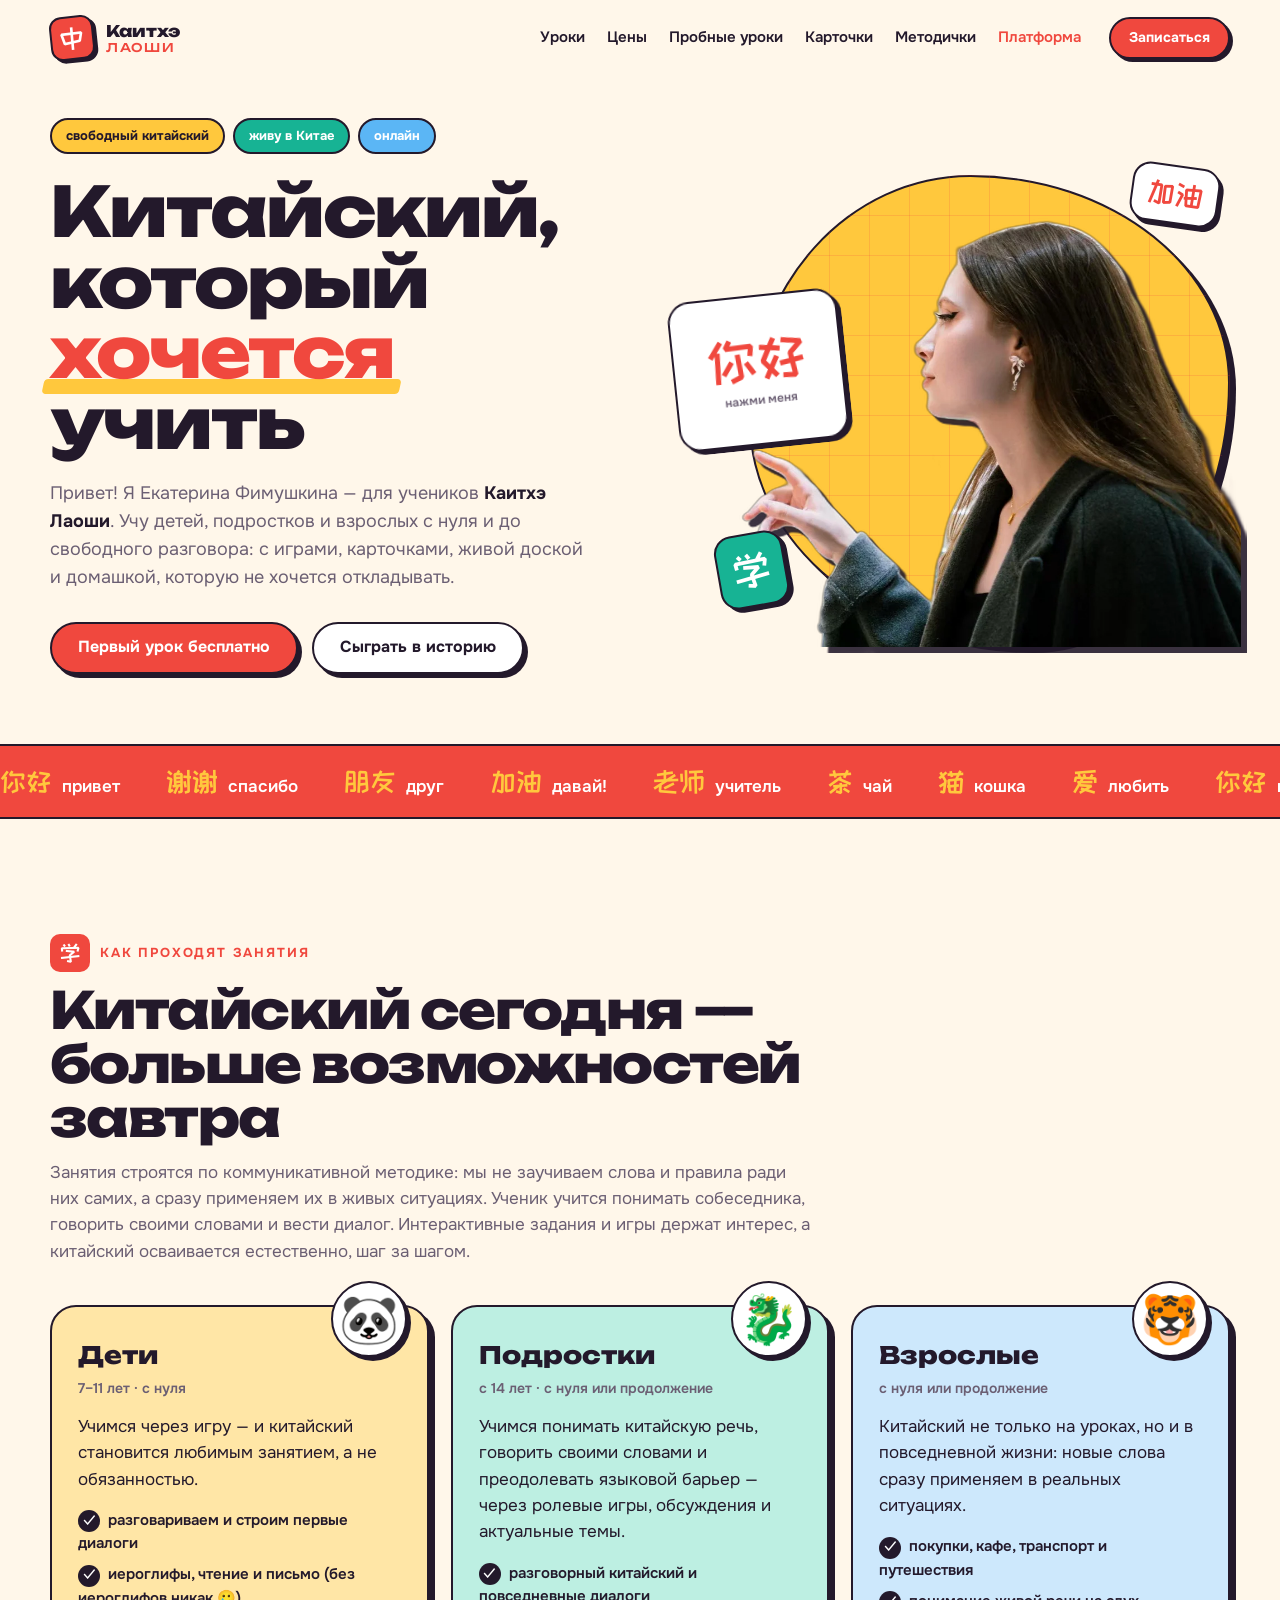
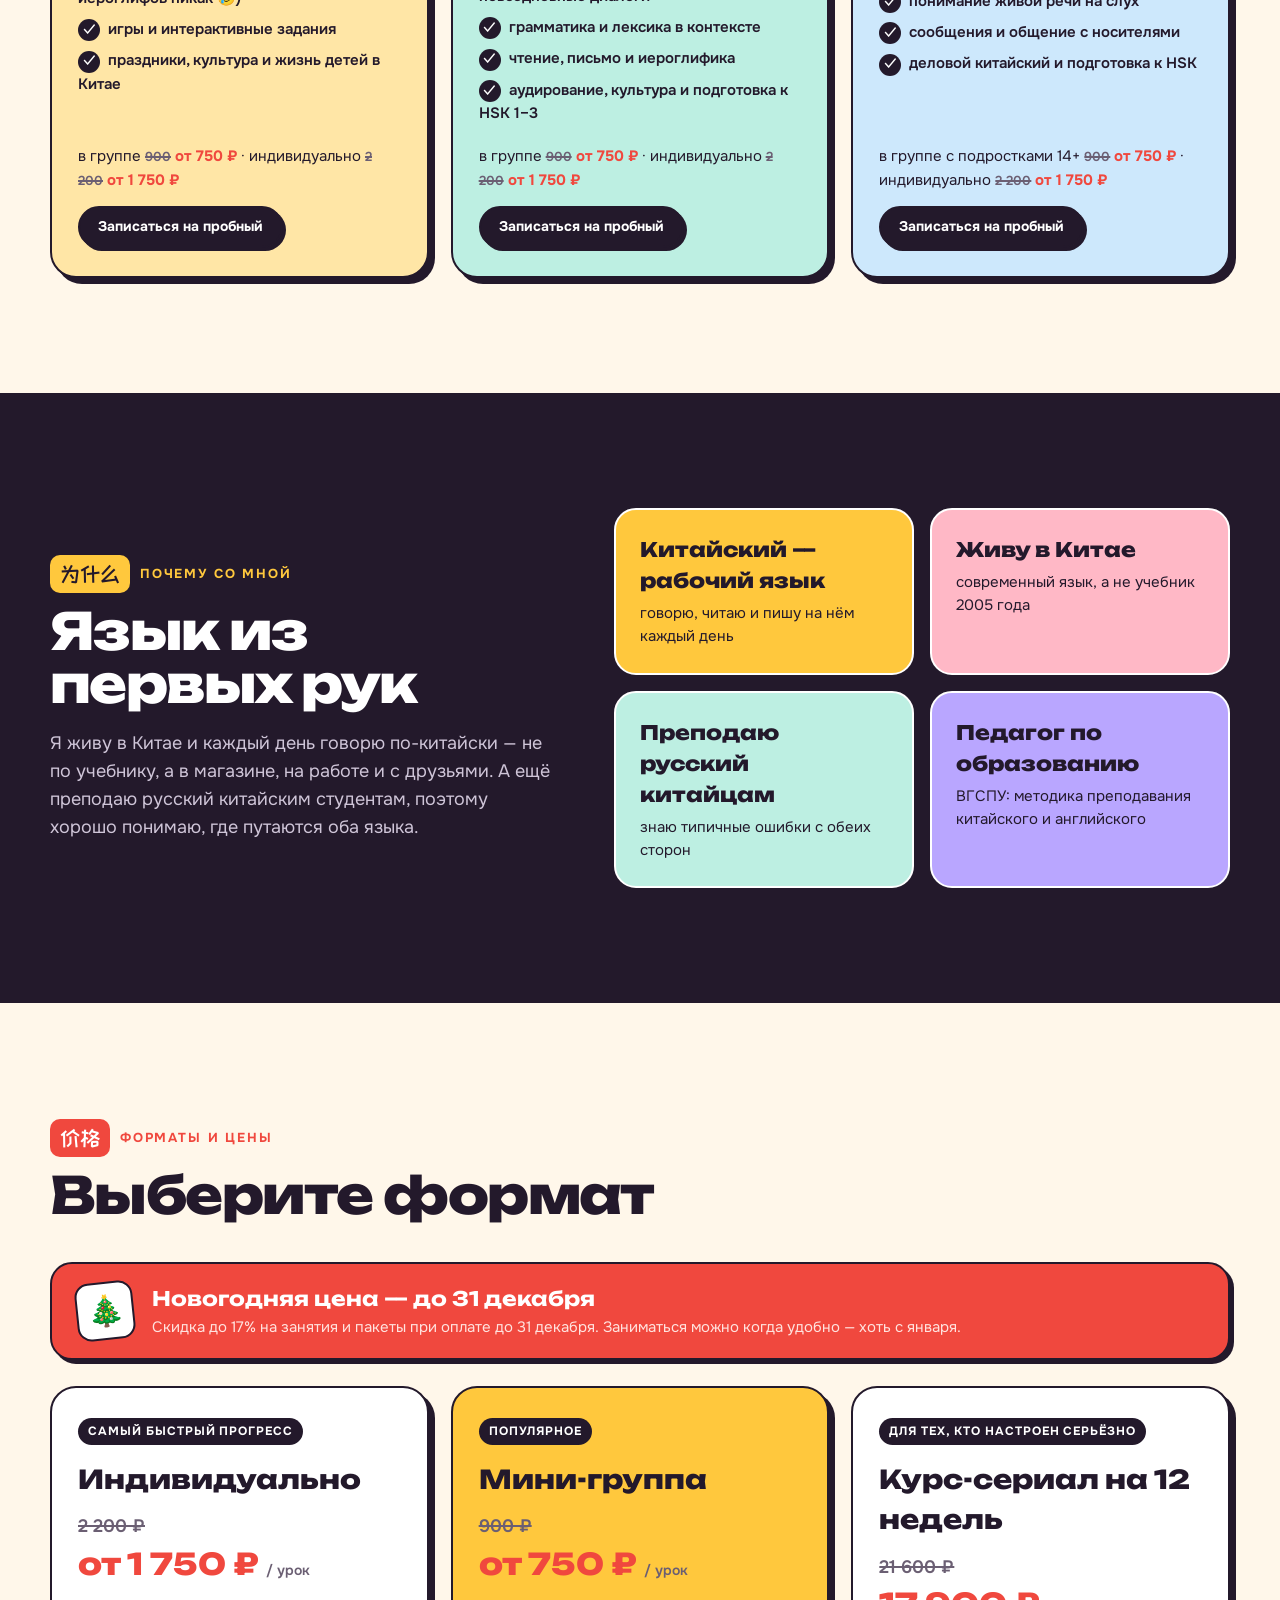
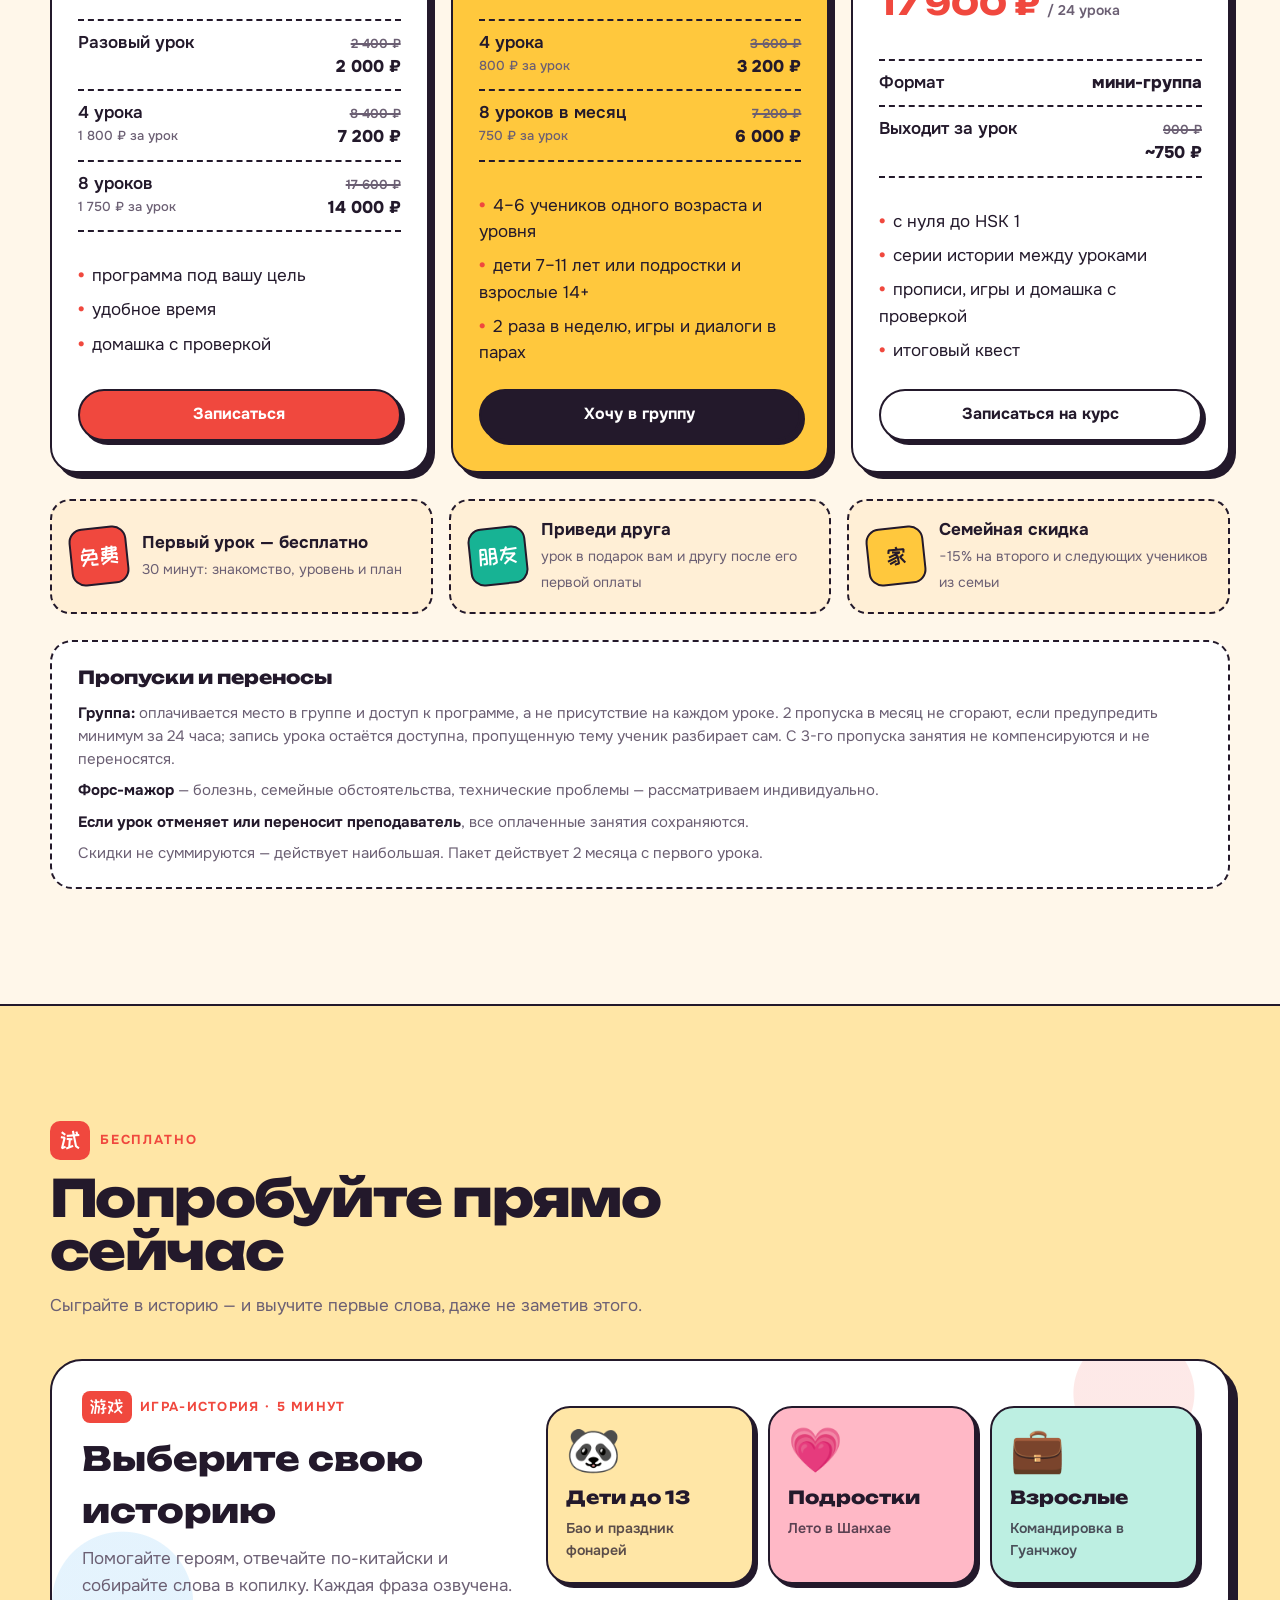
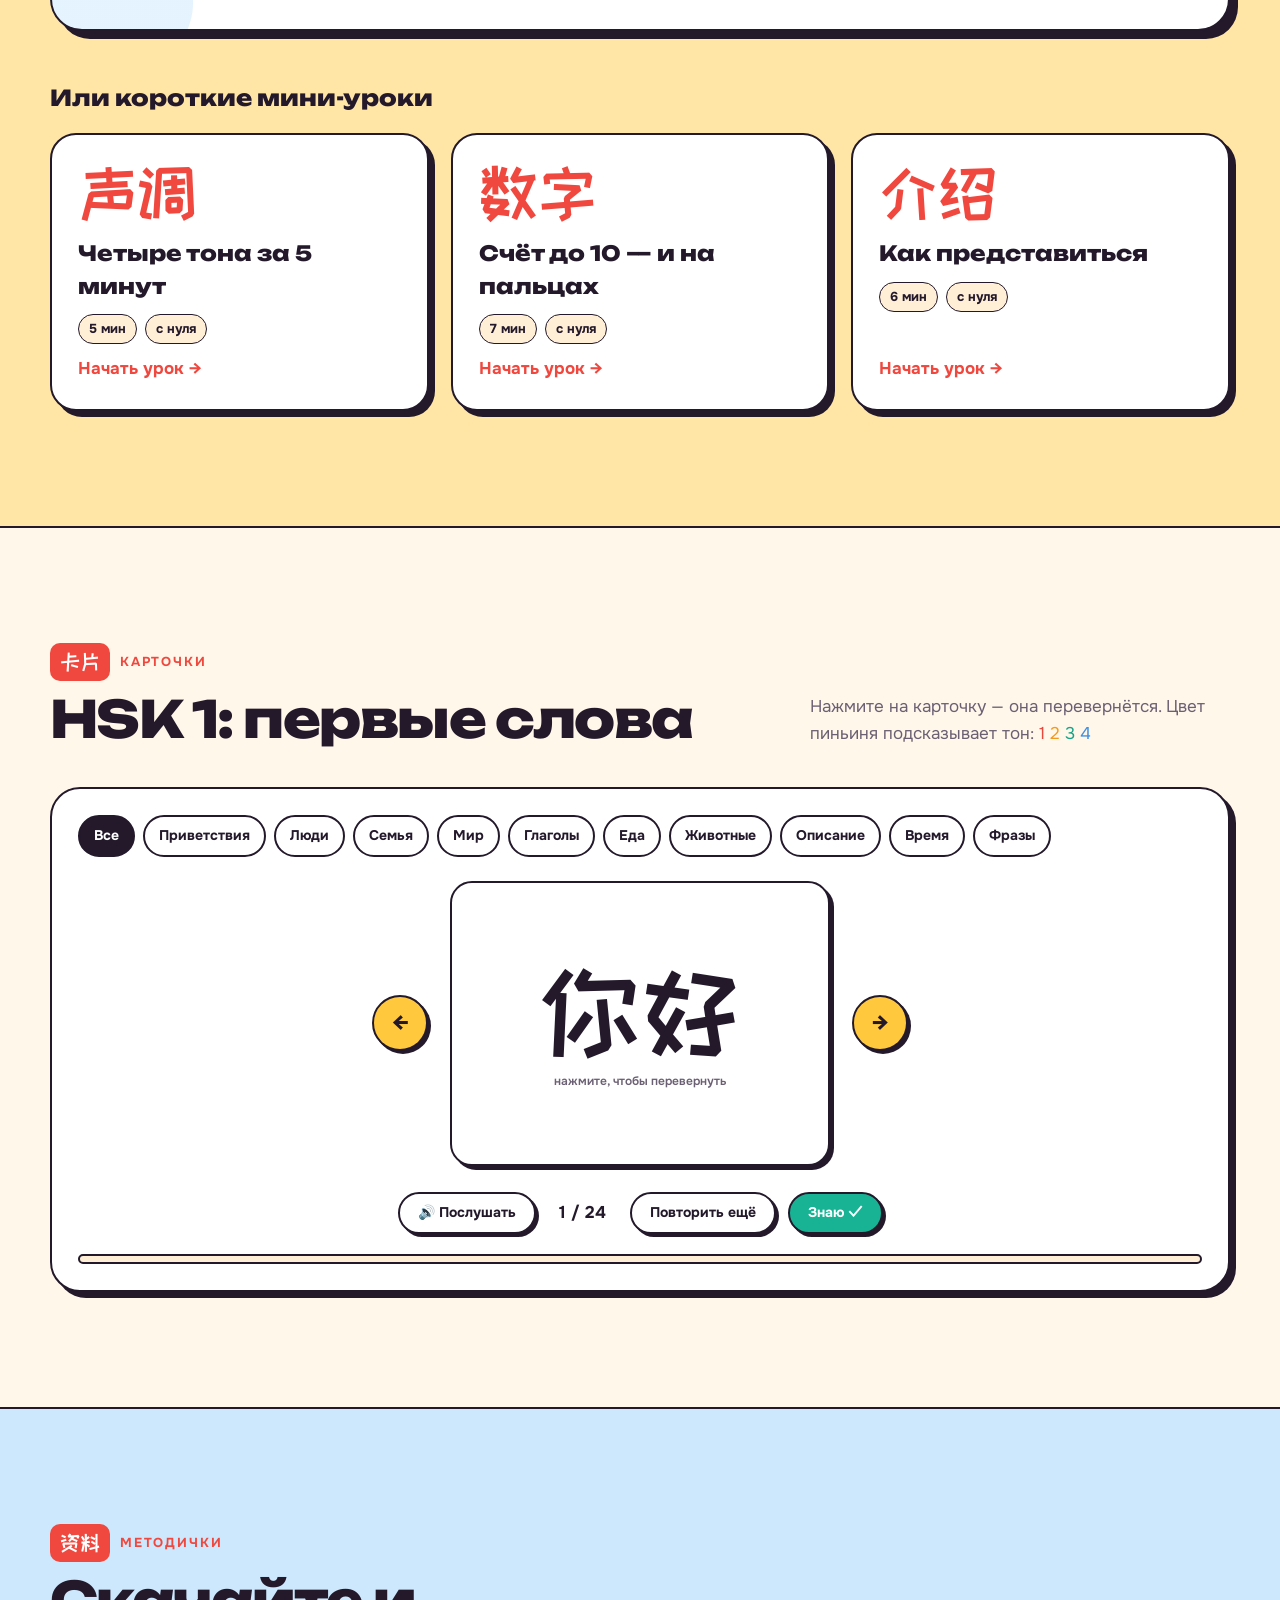
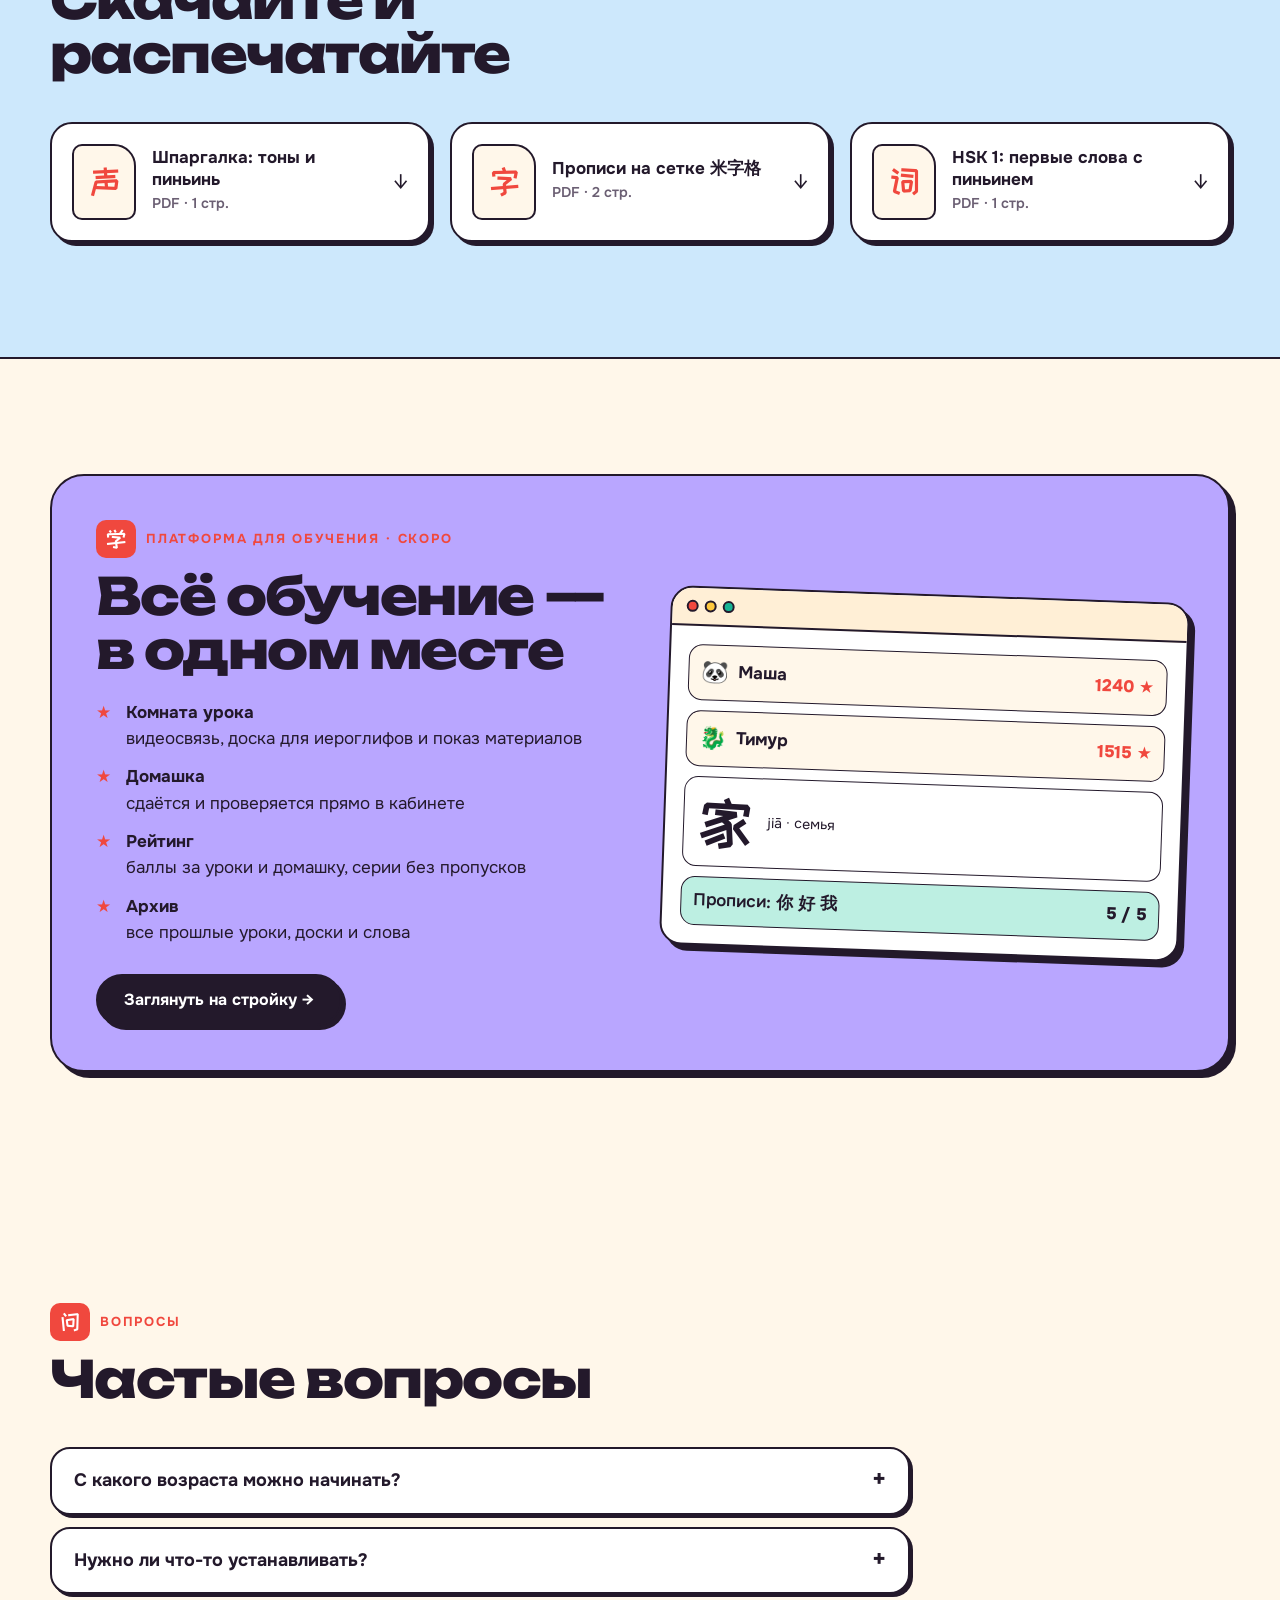
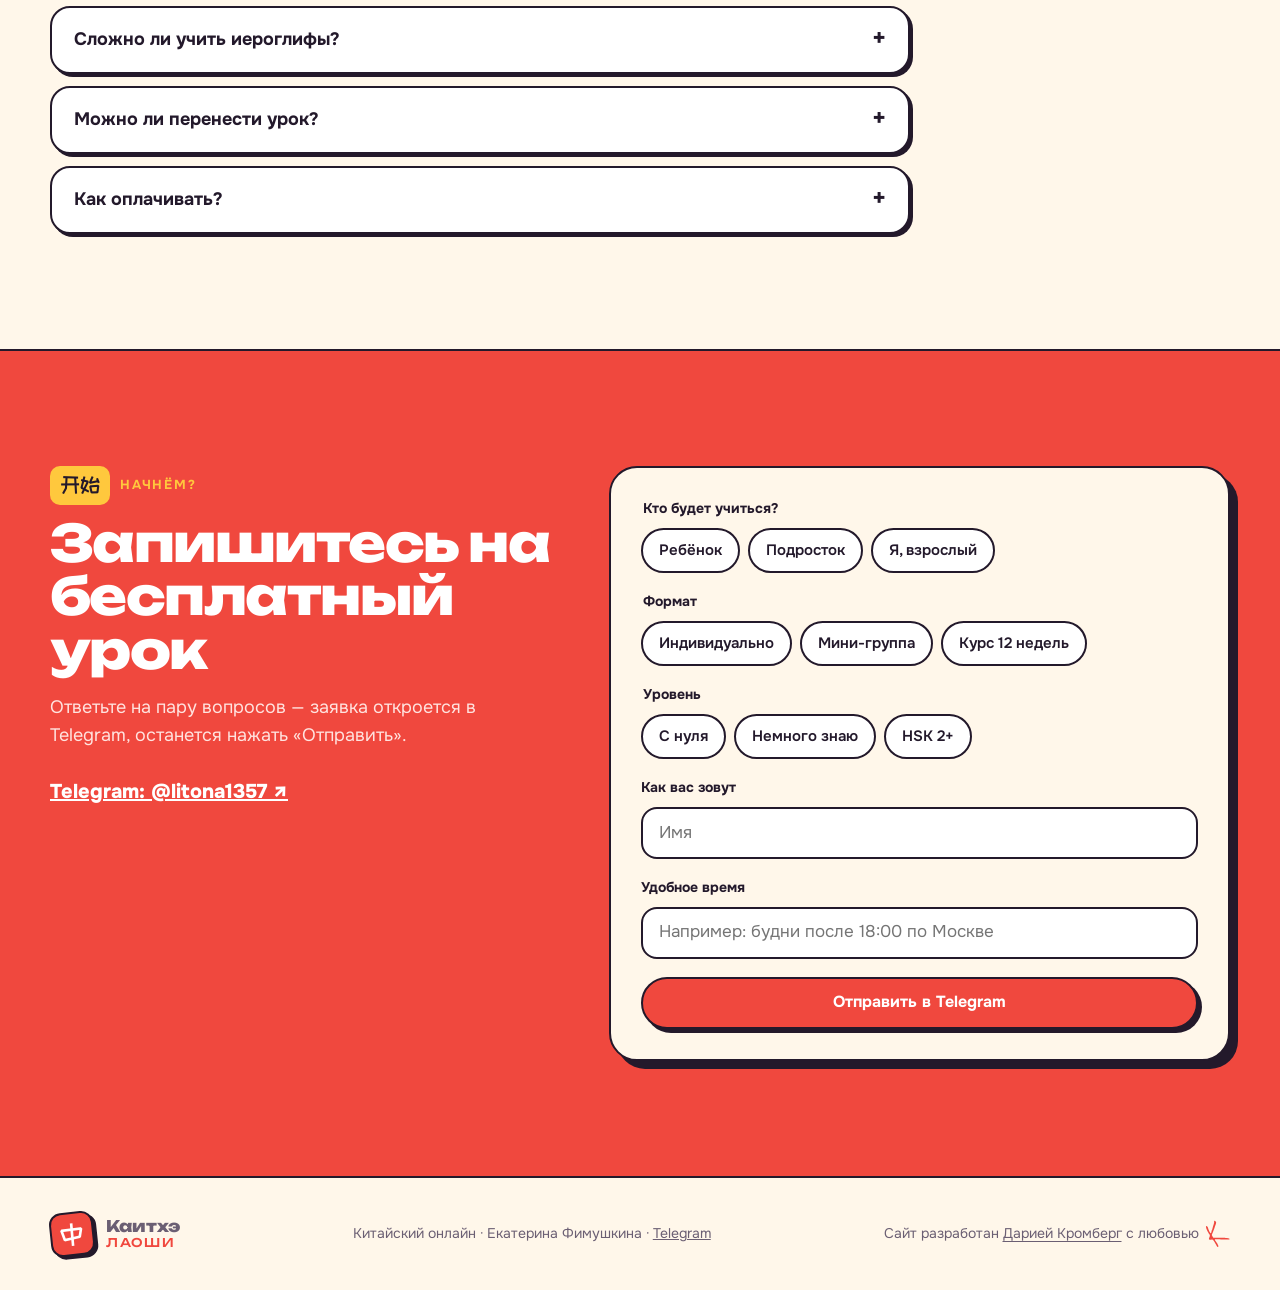
<file: index.html>
<!doctype html>
<html lang="ru">
<head>
<meta charset="utf-8">
<meta name="viewport" content="width=device-width, initial-scale=1">
<title>Каитхэ Лаоши — китайский язык онлайн с Екатериной Фимушкиной</title>
<meta name="description" content="Китайский онлайн для детей, подростков и взрослых. Екатерина Фимушкина живёт в Китае и говорит по-китайски каждый день. Индивидуальные и групповые занятия, бесплатные мини-уроки, карточки и методички.">
<meta property="og:title" content="Каитхэ Лаоши — китайский язык онлайн">
<meta property="og:image" content="kate.webp">
<meta name="theme-color" content="#FFF7EA">
<link rel="icon" href="favicon.svg" type="image/svg+xml">
<link rel="preload" href="Unbounded.woff2" as="font" type="font/woff2" crossorigin>
<link rel="stylesheet" href="style.css?v=4">
</head>
<body>

<header class="header" id="header">
  <div class="wrap header__in">
    <a class="logo" href="#top" aria-label="Каитхэ Лаоши — наверх"><span class="seal">中</span><span class="logo__t">Каитхэ<b>Лаоши</b></span></a>
    <nav class="nav" aria-label="Основное меню">
      <a href="#for">Уроки</a>
      <a href="#price">Цены</a>
      <a href="#try">Пробные уроки</a>
      <a href="#cards">Карточки</a>
      <a href="#files">Методички</a>
      <a href="platform.html" class="nav__school">Платформа</a>
    </nav>
    <a class="btn btn--red btn--sm" href="#signup">Записаться</a>
  </div>
</header>

<main>

<section id="top" class="hero wrap">
  <div class="hero__text">
    <p class="chip-row"><span class="chip chip--sun">свободный китайский</span><span class="chip chip--jade">живу в Китае</span><span class="chip chip--sky">онлайн</span></p>
    <h1 class="hero__h">Китайский, который <span class="mark">хочется</span> учить</h1>
    <p class="hero__lead">Привет! Я Екатерина Фимушкина — для учеников <b>Каитхэ Лаоши</b>. Учу детей, подростков и взрослых с нуля и до свободного разговора: с играми, карточками, живой доской и домашкой, которую не хочется откладывать.</p>
    <div class="hero__cta">
      <a class="btn btn--red" href="#signup">Первый урок бесплатно</a>
      <a class="btn btn--line" href="#try">Сыграть в историю</a>
    </div>
  </div>
  <div class="hero__art">
    <span class="blob" aria-hidden="true"></span>
    <span class="hero__grid" aria-hidden="true"></span>
    <img class="hero__photo" src="kate.webp" width="900" height="769" alt="Екатерина Фимушкина — Каитхэ Лаоши">
    <button class="flash flash--hero" type="button" id="hero-card" aria-label="Перевернуть карточку">
      <span class="flash__in">
        <span class="flash__f"><b class="hz">你好</b><small>нажми меня</small></span>
        <span class="flash__b"><span class="py" id="hero-py"></span><b>привет!</b><small>🔊 nǐ hǎo</small></span>
      </span>
    </button>
    <span class="float float--1 hz" aria-hidden="true">加油</span>
    <span class="float float--2 hz" aria-hidden="true">学</span>
  </div>
</section>

<div class="ticker" aria-hidden="true"><div class="ticker__t">
  <span><b class="hz">你好</b> привет</span><span><b class="hz">谢谢</b> спасибо</span><span><b class="hz">朋友</b> друг</span><span><b class="hz">加油</b> давай!</span><span><b class="hz">老师</b> учитель</span><span><b class="hz">茶</b> чай</span><span><b class="hz">猫</b> кошка</span><span><b class="hz">爱</b> любить</span>
  <span><b class="hz">你好</b> привет</span><span><b class="hz">谢谢</b> спасибо</span><span><b class="hz">朋友</b> друг</span><span><b class="hz">加油</b> давай!</span><span><b class="hz">老师</b> учитель</span><span><b class="hz">茶</b> чай</span><span><b class="hz">猫</b> кошка</span><span><b class="hz">爱</b> любить</span>
</div></div>

<section id="for" class="section wrap">
  <div class="head">
    <p class="kicker"><span class="hz">学</span> как проходят занятия</p>
    <h2 class="h2">Китайский сегодня — больше возможностей завтра</h2>
    <p class="muted">Занятия строятся по коммуникативной методике: мы не заучиваем слова и правила ради них самих, а сразу применяем их в живых ситуациях. Ученик учится понимать собеседника, говорить своими словами и вести диалог. Интерактивные задания и игры держат интерес, а китайский осваивается естественно, шаг за шагом.</p>
  </div>
  <div class="who">
    <article class="who__c who__c--sun reveal">
      <span class="who__e" aria-hidden="true">🐼</span>
      <h3>Дети <small>7–11 лет · с нуля</small></h3>
      <p>Учимся через игру — и китайский становится любимым занятием, а не обязанностью.</p>
      <ul><li>разговариваем и строим первые диалоги</li><li>иероглифы, чтение и письмо (без иероглифов никак 🥲)</li><li>игры и интерактивные задания</li><li>праздники, культура и жизнь детей в Китае</li></ul>
      <p class="who__meta">в группе <s>900</s> <b>от 750 ₽</b> · индивидуально <s>2 200</s> <b>от 1 750 ₽</b></p>
      <a class="btn btn--ink btn--sm" href="#signup" data-who="Ребёнок">Записаться на пробный</a>
    </article>
    <article class="who__c who__c--jade reveal" style="--d:.08s">
      <span class="who__e" aria-hidden="true">🐉</span>
      <h3>Подростки <small>с 14 лет · с нуля или продолжение</small></h3>
      <p>Учимся понимать китайскую речь, говорить своими словами и преодолевать языковой барьер — через ролевые игры, обсуждения и актуальные темы.</p>
      <ul><li>разговорный китайский и повседневные диалоги</li><li>грамматика и лексика в контексте</li><li>чтение, письмо и иероглифика</li><li>аудирование, культура и подготовка к HSK 1–3</li></ul>
      <p class="who__meta">в группе <s>900</s> <b>от 750 ₽</b> · индивидуально <s>2 200</s> <b>от 1 750 ₽</b></p>
      <a class="btn btn--ink btn--sm" href="#signup" data-who="Подросток">Записаться на пробный</a>
    </article>
    <article class="who__c who__c--sky reveal" style="--d:.16s">
      <span class="who__e" aria-hidden="true">🐯</span>
      <h3>Взрослые <small>с нуля или продолжение</small></h3>
      <p>Китайский не только на уроках, но и в повседневной жизни: новые слова сразу применяем в реальных ситуациях.</p>
      <ul><li>покупки, кафе, транспорт и путешествия</li><li>понимание живой речи на слух</li><li>сообщения и общение с носителями</li><li>деловой китайский и подготовка к HSK</li></ul>
      <p class="who__meta">в группе с подростками 14+ <s>900</s> <b>от 750 ₽</b> · индивидуально <s>2 200</s> <b>от 1 750 ₽</b></p>
      <a class="btn btn--ink btn--sm" href="#signup" data-who="Я, взрослый">Записаться на пробный</a>
    </article>
  </div>
</section>

<section class="section why">
  <div class="wrap why__in">
    <div class="why__text">
      <p class="kicker"><span class="hz">为什么</span> почему со мной</p>
      <h2 class="h2">Язык из первых рук</h2>
      <p class="muted">Я живу в Китае и каждый день говорю по-китайски — не по учебнику, а в магазине, на работе и с друзьями. А ещё преподаю русский китайским студентам, поэтому хорошо понимаю, где путаются оба языка.</p>
    </div>
    <ul class="why__list">
      <li class="reveal"><b>Китайский — рабочий язык</b><span>говорю, читаю и пишу на нём каждый день</span></li>
      <li class="reveal" style="--d:.06s"><b>Живу в Китае</b><span>современный язык, а не учебник 2005 года</span></li>
      <li class="reveal" style="--d:.12s"><b>Преподаю русский китайцам</b><span>знаю типичные ошибки с обеих сторон</span></li>
      <li class="reveal" style="--d:.18s"><b>Педагог по образованию</b><span>ВГСПУ: методика преподавания китайского и английского</span></li>
    </ul>
  </div>
</section>

<section id="price" class="section wrap">
  <div class="head">
    <p class="kicker"><span class="hz">价格</span> форматы и цены</p>
    <h2 class="h2">Выберите формат</h2>
  </div>
  <div class="promo reveal">
    <span class="promo__s">🎄</span>
    <div><b>Новогодняя цена — до 31 декабря</b><span>Скидка до 17% на занятия и пакеты при оплате до 31 декабря. Заниматься можно когда удобно — хоть с января.</span></div>
  </div>
  <div class="plans">
    <article class="plan reveal">
      <p class="plan__tag">Самый быстрый прогресс</p>
      <h3>Индивидуально</h3>
      <p class="plan__price"><s>2 200 ₽</s> от 1 750 ₽ <small>/ урок</small></p>
      <dl class="plan__rows">
        <div><dt>Разовый урок</dt><dd><s>2 400 ₽</s>2 000 ₽</dd></div>
        <div><dt>4 урока <small>1 800 ₽ за урок</small></dt><dd><s>8 400 ₽</s>7 200 ₽</dd></div>
        <div><dt>8 уроков <small>1 750 ₽ за урок</small></dt><dd><s>17 600 ₽</s>14 000 ₽</dd></div>
      </dl>
      <ul><li>программа под вашу цель</li><li>удобное время</li><li>домашка с проверкой</li></ul>
      <a class="btn btn--red" href="#signup" data-pick="Индивидуально">Записаться</a>
    </article>
    <article class="plan plan--hot reveal" style="--d:.08s">
      <p class="plan__tag">Популярное</p>
      <h3>Мини-группа</h3>
      <p class="plan__price"><s>900 ₽</s> от 750 ₽ <small>/ урок</small></p>
      <dl class="plan__rows">
        <div><dt>4 урока <small>800 ₽ за урок</small></dt><dd><s>3 600 ₽</s>3 200 ₽</dd></div>
        <div><dt>8 уроков в месяц <small>750 ₽ за урок</small></dt><dd><s>7 200 ₽</s>6 000 ₽</dd></div>
      </dl>
      <ul><li>4–6 учеников одного возраста и уровня</li><li>дети 7–11 лет или подростки и взрослые 14+</li><li>2 раза в неделю, игры и диалоги в парах</li></ul>
      <a class="btn btn--ink" href="#signup" data-pick="Мини-группа">Хочу в группу</a>
    </article>
    <article class="plan reveal" style="--d:.16s">
      <p class="plan__tag">Для тех, кто настроен серьёзно</p>
      <h3>Курс-сериал на 12 недель</h3>
      <p class="plan__price"><s>21 600 ₽</s> 17 900 ₽ <small>/ 24 урока</small></p>
      <dl class="plan__rows">
        <div><dt>Формат</dt><dd>мини-группа</dd></div>
        <div><dt>Выходит за урок</dt><dd><s>900 ₽</s>~750 ₽</dd></div>
      </dl>
      <ul><li>с нуля до HSK 1</li><li>серии истории между уроками</li><li>прописи, игры и домашка с проверкой</li><li>итоговый квест</li></ul>
      <a class="btn btn--line" href="#signup" data-pick="Курс 12 недель">Записаться на курс</a>
    </article>
  </div>
  <div class="deals">
    <div class="deal reveal"><span class="deal__s">免费</span><div><b>Первый урок — бесплатно</b><span>30 минут: знакомство, уровень и план</span></div></div>
    <div class="deal reveal" style="--d:.06s"><span class="deal__s deal__s--jade">朋友</span><div><b>Приведи друга</b><span>урок в подарок вам и другу после его первой оплаты</span></div></div>
    <div class="deal reveal" style="--d:.12s"><span class="deal__s deal__s--sun">家</span><div><b>Семейная скидка</b><span>−15% на второго и следующих учеников из семьи</span></div></div>
  </div>
  <div class="rules reveal">
    <h3>Пропуски и переносы</h3>
    <ul>
      <li><b>Группа:</b> оплачивается место в группе и доступ к программе, а не присутствие на каждом уроке. 2 пропуска в месяц не сгорают, если предупредить минимум за 24 часа; запись урока остаётся доступна, пропущенную тему ученик разбирает сам. С 3-го пропуска занятия не компенсируются и не переносятся.</li>
      <li><b>Форс-мажор</b> — болезнь, семейные обстоятельства, технические проблемы — рассматриваем индивидуально.</li>
      <li><b>Если урок отменяет или переносит преподаватель</b>, все оплаченные занятия сохраняются.</li>
      <li>Скидки не суммируются — действует наибольшая. Пакет действует 2 месяца с первого урока.</li>
    </ul>
  </div>
</section>

<section id="try" class="section tryout">
  <div class="wrap">
    <div class="head">
      <p class="kicker"><span class="hz">试</span> бесплатно</p>
      <h2 class="h2">Попробуйте прямо сейчас</h2>
      <p class="muted">Сыграйте в историю — и выучите первые слова, даже не заметив этого.</p>
    </div>
    <div class="quest reveal">
      <div class="quest__text">
        <p class="quest__tag"><span class="hz">游戏</span> игра-история · 5 минут</p>
        <h3>Выберите свою историю</h3>
        <p>Помогайте героям, отвечайте по-китайски и собирайте слова в копилку. Каждая фраза озвучена.</p>
      </div>
      <div class="quest__ages" id="quest-ages">
        <button class="age age--kids" type="button" data-story="kids"><span class="age__e">🐼</span><b>Дети до 13</b><small>Бао и праздник фонарей</small></button>
        <button class="age age--teens" type="button" data-story="teens"><span class="age__e">💗</span><b>Подростки</b><small>Лето в Шанхае</small></button>
        <button class="age age--adults" type="button" data-story="adults"><span class="age__e">💼</span><b>Взрослые</b><small>Командировка в Гуанчжоу</small></button>
      </div>
    </div>
    <h3 class="minis__h">Или короткие мини-уроки</h3>
    <div class="minis" id="minis"></div>
  </div>
</section>

<section id="cards" class="section wrap">
  <div class="head head--row">
    <div>
      <p class="kicker"><span class="hz">卡片</span> карточки</p>
      <h2 class="h2">HSK 1: первые слова</h2>
    </div>
    <p class="muted">Нажмите на карточку — она перевернётся. Цвет пиньиня подсказывает тон: <span class="t1">1</span> <span class="t2">2</span> <span class="t3">3</span> <span class="t4">4</span></p>
  </div>
  <div class="deck">
    <div class="deck__tabs" id="deck-tabs" role="tablist" aria-label="Темы карточек"></div>
    <div class="deck__stage">
      <button class="deck__nav" type="button" id="deck-prev" aria-label="Предыдущая">←</button>
      <button class="flash flash--big" type="button" id="deck-card" aria-label="Перевернуть карточку">
        <span class="flash__in">
          <span class="flash__f"><b class="hz" id="dc-h"></b><small>нажмите, чтобы перевернуть</small></span>
          <span class="flash__b"><span class="py" id="dc-p"></span><b id="dc-r"></b><small id="dc-t"></small></span>
        </span>
      </button>
      <button class="deck__nav" type="button" id="deck-next" aria-label="Следующая">→</button>
    </div>
    <div class="deck__bar">
      <button class="btn btn--line btn--sm" type="button" id="deck-say">🔊 Послушать</button>
      <span class="deck__count" id="deck-count"></span>
      <button class="btn btn--line btn--sm" type="button" id="deck-again">Повторить ещё</button>
      <button class="btn btn--jade btn--sm" type="button" id="deck-know">Знаю ✓</button>
    </div>
    <div class="deck__progress"><span id="deck-prog"></span></div>
  </div>
</section>

<section id="files" class="section files-s">
  <div class="wrap">
    <div class="head">
      <p class="kicker"><span class="hz">资料</span> методички</p>
      <h2 class="h2">Скачайте и распечатайте</h2>
    </div>
    <div class="files" id="files-list"></div>
  </div>
</section>

<section class="section wrap school-teaser">
  <div class="st">
    <div class="st__text">
      <p class="kicker"><span class="hz">学</span> платформа для обучения · скоро</p>
      <h2 class="h2">Всё обучение — в одном месте</h2>
      <ul class="st__list">
        <li><b>Комната урока</b> видеосвязь, доска для иероглифов и показ материалов</li>
        <li><b>Домашка</b> сдаётся и проверяется прямо в кабинете</li>
        <li><b>Рейтинг</b> баллы за уроки и домашку, серии без пропусков</li>
        <li><b>Архив</b> все прошлые уроки, доски и слова</li>
      </ul>
      <a class="btn btn--ink" href="platform.html">Заглянуть на стройку →</a>
    </div>
    <div class="st__mock" aria-hidden="true">
      <div class="mock">
        <div class="mock__top"><i></i><i></i><i></i></div>
        <div class="mock__body">
          <div class="mock__row"><span class="mock__av">🐼</span><b>Маша</b><span class="mock__pts">1240 ★</span></div>
          <div class="mock__row"><span class="mock__av">🐉</span><b>Тимур</b><span class="mock__pts">1515 ★</span></div>
          <div class="mock__board"><span class="hz">家</span><small>jiā · семья</small></div>
          <div class="mock__hw"><span>Прописи: 你 好 我</span><em>5 / 5</em></div>
        </div>
      </div>
    </div>
  </div>
</section>

<section class="section wrap faq-s">
  <div class="head"><p class="kicker"><span class="hz">问</span> вопросы</p><h2 class="h2">Частые вопросы</h2></div>
  <div class="faq">
    <details><summary>С какого возраста можно начинать?</summary><p>С 7 лет — когда ребёнок уже уверенно читает по-русски. Для малышей уроки короче и почти полностью в игре.</p></details>
    <details><summary>Нужно ли что-то устанавливать?</summary><p>Нет. Урок проходит в браузере: видео, доска и материалы открываются по одной ссылке с компьютера, планшета или телефона.</p></details>
    <details><summary>Сложно ли учить иероглифы?</summary><p>Иероглифы складываются из простых частей, как конструктор. Разбираем их через картинки и истории — так они запоминаются гораздо быстрее.</p></details>
    <details><summary>Можно ли перенести урок?</summary><p>Да, предупредите минимум за 24 часа. В группе 2 пропуска в месяц с предупреждением не сгорают, а запись урока остаётся доступна. Подробные правила — в разделе «Цены».</p></details>
    <details><summary>Как оплачивать?</summary><p>Переводом после урока или пакетом заранее — как удобнее. Подробности расскажу на бесплатном уроке.</p></details>
  </div>
</section>

<section id="signup" class="section signup">
  <div class="wrap signup__in">
    <div class="signup__text">
      <p class="kicker kicker--light"><span class="hz">开始</span> начнём?</p>
      <h2 class="h2">Запишитесь на бесплатный урок</h2>
      <p>Ответьте на пару вопросов — заявка откроется в Telegram, останется нажать «Отправить».</p>
      <a class="tg" id="tg-link" href="https://t.me/litona1357" target="_blank" rel="noopener">Telegram: @litona1357 ↗</a>
    </div>
    <form class="form" id="signup-form" novalidate>
      <fieldset><legend>Кто будет учиться?</legend>
        <div class="chips" data-group="who" data-single>
          <button type="button" class="chip-b" aria-pressed="false">Ребёнок</button>
          <button type="button" class="chip-b" aria-pressed="false">Подросток</button>
          <button type="button" class="chip-b" aria-pressed="false">Я, взрослый</button>
        </div></fieldset>
      <fieldset><legend>Формат</legend>
        <div class="chips" data-group="format" data-single>
          <button type="button" class="chip-b" aria-pressed="false">Индивидуально</button>
          <button type="button" class="chip-b" aria-pressed="false">Мини-группа</button>
          <button type="button" class="chip-b" aria-pressed="false">Курс 12 недель</button>
        </div></fieldset>
      <fieldset><legend>Уровень</legend>
        <div class="chips" data-group="level" data-single>
          <button type="button" class="chip-b" aria-pressed="false">С нуля</button>
          <button type="button" class="chip-b" aria-pressed="false">Немного знаю</button>
          <button type="button" class="chip-b" aria-pressed="false">HSK 2+</button>
        </div></fieldset>
      <div class="field"><label for="f-name">Как вас зовут</label><input id="f-name" name="name" autocomplete="name" placeholder="Имя"></div>
      <div class="field"><label for="f-time">Удобное время</label><input id="f-time" name="time" placeholder="Например: будни после 18:00 по Москве"></div>
      <button class="btn btn--red btn--wide" type="submit">Отправить в Telegram</button>
      <p class="form__ok" id="form-ok" hidden>Текст заявки скопирован — вставьте его в чат, если он не подставился сам.</p>
    </form>
  </div>
</section>

</main>

<footer class="footer">
  <div class="wrap footer__in">
    <a class="logo" href="#top"><span class="seal">中</span><span class="logo__t">Каитхэ<b>Лаоши</b></span></a>
    <span>Китайский онлайн · Екатерина Фимушкина · <a href="https://t.me/litona1357" target="_blank" rel="noopener">Telegram</a></span>
    <span class="credit"><span>Сайт разработан <a class="credit__by" href="https://darindakepstar-pixel.github.io/daria-kromberg/" target="_blank" rel="noopener">Дарией Кромберг</a> с&nbsp;любовью</span> <span class="dk-sig" role="img" aria-label="Подпись Дарии Кромберг"></span></span>
  </div>
</footer>

<div class="modal" id="mini-modal" hidden>
  <div class="modal__bg" data-close></div>
  <div class="modal__box" role="dialog" aria-modal="true" aria-labelledby="mm-title">
    <button class="modal__x" type="button" aria-label="Закрыть" data-close>×</button>
    <div id="mm-body"></div>
  </div>
</div>

<div class="game" id="game" hidden>
  <div class="game__bg" data-gclose></div>
  <div class="game__box" role="dialog" aria-modal="true" aria-labelledby="g-title">
    <div class="game__top">
      <b class="game__title" id="g-title"></b>
      <div class="game__dots" id="g-dots" aria-hidden="true"></div>
      <span class="game__stars" id="g-stars" aria-label="Звёзды"></span>
      <button class="modal__x game__x" type="button" aria-label="Закрыть игру" data-gclose>×</button>
    </div>
    <div class="game__body" id="g-body"></div>
  </div>
</div>

<script src="data.js?v=2"></script>
<script src="story.js?v=1"></script>
<script src="site.js?v=3"></script>
<script src="game.js?v=1"></script>
<script src="sig.js?v=2" defer></script>
</body>
</html>
</file>
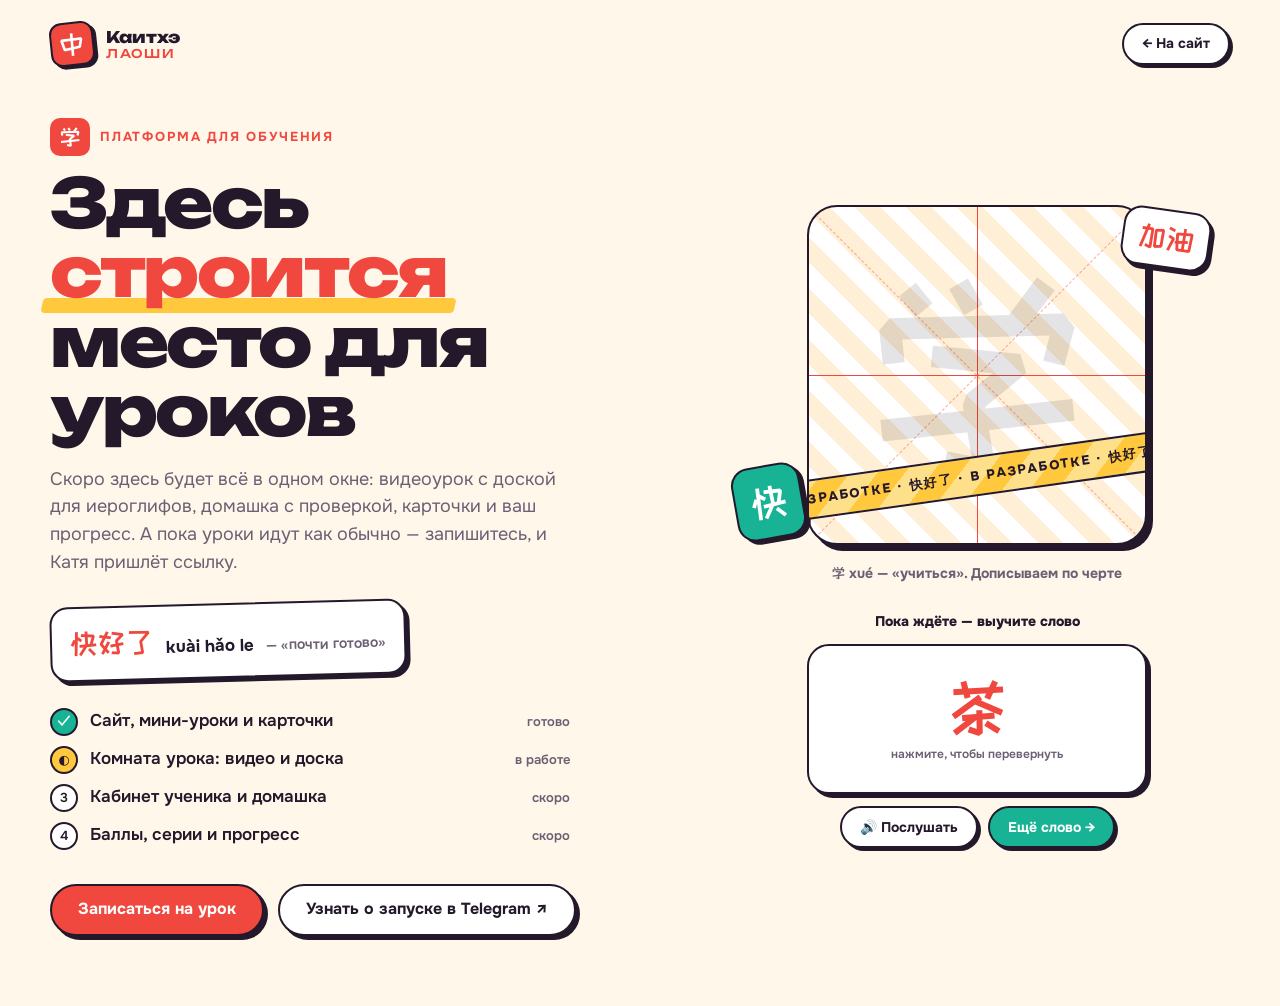
<file: platform.html>
<!doctype html>
<html lang="ru">
<head>
<meta charset="utf-8">
<meta name="viewport" content="width=device-width, initial-scale=1">
<title>Платформа для обучения Каитхэ Лаоши — скоро</title>
<meta name="robots" content="noindex">
<meta name="theme-color" content="#FFF7EA">
<link rel="icon" href="favicon.svg" type="image/svg+xml">
<link rel="preload" href="Unbounded.woff2" as="font" type="font/woff2" crossorigin>
<link rel="stylesheet" href="style.css?v=3">
<style>
.soon { min-height: 100vh; display: flex; flex-direction: column; }
.soon__top { display: flex; justify-content: space-between; align-items: center; gap: 16px; padding: 22px 0; }
.soon__in { flex: 1; display: grid; grid-template-columns: 1.1fr .9fr; gap: 56px; align-items: center; padding: 30px 0 70px; }
.soon__h { font-family: var(--display); font-weight: 800; font-size: clamp(36px, 5.4vw, 68px); line-height: 1.02; letter-spacing: -.035em; }
.soon__lead { margin-top: 20px; font-size: 18px; color: var(--muted); max-width: 540px; }
.soon__wait { display: inline-flex; align-items: baseline; flex-wrap: wrap; gap: 4px 12px; margin-top: 26px; padding: 12px 18px; border: 2px solid var(--ink); border-radius: 18px; background: #fff; box-shadow: var(--sh); rotate: -1.5deg; }
.soon__wait .hz { font-size: 30px; color: var(--red); }
.soon__wait small { color: var(--muted); font-weight: 600; }
.steps { display: grid; gap: 10px; margin-top: 30px; max-width: 520px; }
.steps li { display: flex; align-items: center; gap: 12px; font-weight: 600; }
.steps i { flex: none; width: 28px; height: 28px; display: grid; place-items: center; border-radius: 50%; border: 2px solid var(--ink); font-style: normal; font-size: 13px; background: #fff; }
.steps .is-done i { background: var(--jade); color: #fff; }
.steps .is-now i { background: var(--sun); animation: spin 2.4s linear infinite; }
.steps .is-now i::before { content: "◐"; }
.steps em { margin-left: auto; font-style: normal; font-size: 13px; color: var(--muted); }
.soon__cta { display: flex; flex-wrap: wrap; gap: 14px; margin-top: 34px; }
.site { position: relative; display: grid; justify-items: center; gap: 18px; padding: 40px 0; }
.site__grid { position: relative; width: min(340px, 78vw); aspect-ratio: 1; border: 2px solid var(--ink); border-radius: 30px; background: #fff; box-shadow: var(--sh-lg); overflow: hidden;
  background-image: linear-gradient(var(--red) 0 0), linear-gradient(var(--red) 0 0), repeating-linear-gradient(45deg, transparent 0 18px, #FFEFD6 18px 36px);
  background-size: 100% 1px, 1px 100%, auto; background-position: center, center, 0 0; background-repeat: no-repeat, no-repeat, repeat; }
.site__grid::before, .site__grid::after { content: ""; position: absolute; inset: 0; border-top: 1px dashed rgba(240,72,62,.45); width: 142%; transform-origin: 0 0; rotate: 45deg; }
.site__grid::after { left: auto; right: 0; transform-origin: 100% 0; rotate: -45deg; }
.site__hz { position: absolute; inset: 0; display: grid; place-items: center; font-family: var(--hz); font-size: min(230px, 54vw); line-height: 1; color: var(--ink); z-index: 1;
  -webkit-mask: linear-gradient(to top, #000 var(--fill, 0%), rgba(0,0,0,.12) var(--fill, 0%)); mask: linear-gradient(to top, #000 var(--fill, 0%), rgba(0,0,0,.12) var(--fill, 0%)); animation: fill 5s var(--ease) infinite; }
.site__tape { position: absolute; left: -12%; right: -12%; bottom: 14%; z-index: 2; padding: 8px 0; rotate: -8deg; border-block: 2px solid var(--ink); font-weight: 800; font-size: 13px; letter-spacing: .14em; text-transform: uppercase; white-space: nowrap; overflow: hidden;
  background: repeating-linear-gradient(-45deg, var(--sun) 0 22px, #FFE08A 22px 44px); }
.site__tape span { display: inline-block; animation: tape 14s linear infinite; }
.site__cap { font-weight: 700; color: var(--muted); font-size: 14px; }
.site .float--1 { right: 4%; top: 6%; } .site .float--2 { left: 2%; top: 300px; bottom: auto; }
.word { width: min(340px, 78vw); display: grid; gap: 12px; justify-items: center; margin-top: 8px; }
.word__t { font-weight: 800; font-size: 14px; }
.word .flash { width: 100%; height: 150px; }
.word .flash__f .hz { font-size: 64px; line-height: 1; color: var(--red); }
.word__bar { display: flex; gap: 10px; }
@property --fill { syntax: "<percentage>"; inherits: false; initial-value: 0%; }
@keyframes fill { 0% { --fill: 0%; } 70%, 100% { --fill: 100%; } }
@keyframes tape { to { transform: translateX(-50%); } }
@keyframes spin { to { rotate: 360deg; } }
@media (max-width: 900px) { .soon__in { grid-template-columns: 1fr; gap: 20px; padding-top: 10px; } }
@media (prefers-reduced-motion: reduce) { .site__hz, .site__tape span, .steps .is-now i { animation: none; } .site__hz { --fill: 100%; } }
</style>
</head>
<body>

<div class="soon wrap">
  <header class="soon__top">
    <a class="logo" href="index.html" aria-label="Каитхэ Лаоши — на сайт"><span class="seal">中</span><span class="logo__t">Каитхэ<b>Лаоши</b></span></a>
    <a class="btn btn--line btn--sm" href="index.html">← На сайт</a>
  </header>

  <main class="soon__in">
    <div>
      <p class="kicker"><span class="hz">学</span> платформа для обучения</p>
      <h1 class="soon__h">Здесь <span class="mark">строится</span> место для уроков</h1>
      <p class="soon__lead">Скоро здесь будет всё в одном окне: видеоурок с доской для иероглифов, домашка с проверкой, карточки и ваш прогресс. А пока уроки идут как обычно — запишитесь, и Катя пришлёт ссылку.</p>
      <p class="soon__wait"><span class="hz">快好了</span><b>kuài hǎo le</b><small>— «почти готово»</small></p>
      <ul class="steps">
        <li class="is-done"><i>✓</i>Сайт, мини-уроки и карточки<em>готово</em></li>
        <li class="is-now"><i></i>Комната урока: видео и доска<em>в работе</em></li>
        <li><i>3</i>Кабинет ученика и домашка<em>скоро</em></li>
        <li><i>4</i>Баллы, серии и прогресс<em>скоро</em></li>
      </ul>
      <div class="soon__cta">
        <a class="btn btn--red" href="index.html#signup">Записаться на урок</a>
        <a class="btn btn--line" id="tg-link" href="https://t.me/litona1357" target="_blank" rel="noopener">Узнать о запуске в Telegram ↗</a>
      </div>
    </div>

    <div class="site">
      <div class="site__grid" aria-hidden="true">
        <span class="site__hz">学</span>
        <div class="site__tape"><span>в разработке · 快好了 · в разработке · 快好了 · в разработке · 快好了 · в разработке · 快好了 · в разработке · 快好了 · в разработке · 快好了 ·&nbsp;</span></div>
      </div>
      <p class="site__cap"><span class="hz">学</span> xué — «учиться». Дописываем по черте</p>
      <span class="float float--1 hz" aria-hidden="true">加油</span>
      <span class="float float--2 hz" aria-hidden="true">快</span>

      <div class="word">
        <p class="word__t">Пока ждёте — выучите слово</p>
        <button class="flash" type="button" id="w-card" aria-label="Перевернуть карточку">
          <span class="flash__in">
            <span class="flash__f"><b class="hz" id="w-h"></b><small>нажмите, чтобы перевернуть</small></span>
            <span class="flash__b"><span class="py" id="w-p"></span><b id="w-r"></b></span>
          </span>
        </button>
        <div class="word__bar">
          <button class="btn btn--line btn--sm" type="button" id="w-say">🔊 Послушать</button>
          <button class="btn btn--jade btn--sm" type="button" id="w-next">Ещё слово →</button>
        </div>
      </div>
    </div>
  </main>
</div>

<script src="data.js?v=2"></script>
<script>
(function () {
  var $ = function (s) { return document.querySelector(s); };
  $('#tg-link').href = 'https://t.me/' + CONFIG.telegram;
  var card = $('#w-card'), w, last = -1;
  function next() {
    var i; do { i = Math.floor(Math.random() * WORDS.length); } while (i === last && WORDS.length > 1);
    last = i; w = WORDS[i]; card.classList.remove('is-flipped');
    setTimeout(function () { $('#w-h').textContent = w.h; $('#w-p').innerHTML = pinyinHtml(w.p); $('#w-r').textContent = w.r; }, 200);
  }
  card.addEventListener('click', function () { card.classList.toggle('is-flipped'); if (card.classList.contains('is-flipped')) speak(w.h); });
  $('#w-say').addEventListener('click', function () { speak(w.h); });
  $('#w-next').addEventListener('click', next);
  next();
})();
</script>
</body>
</html>
</file>
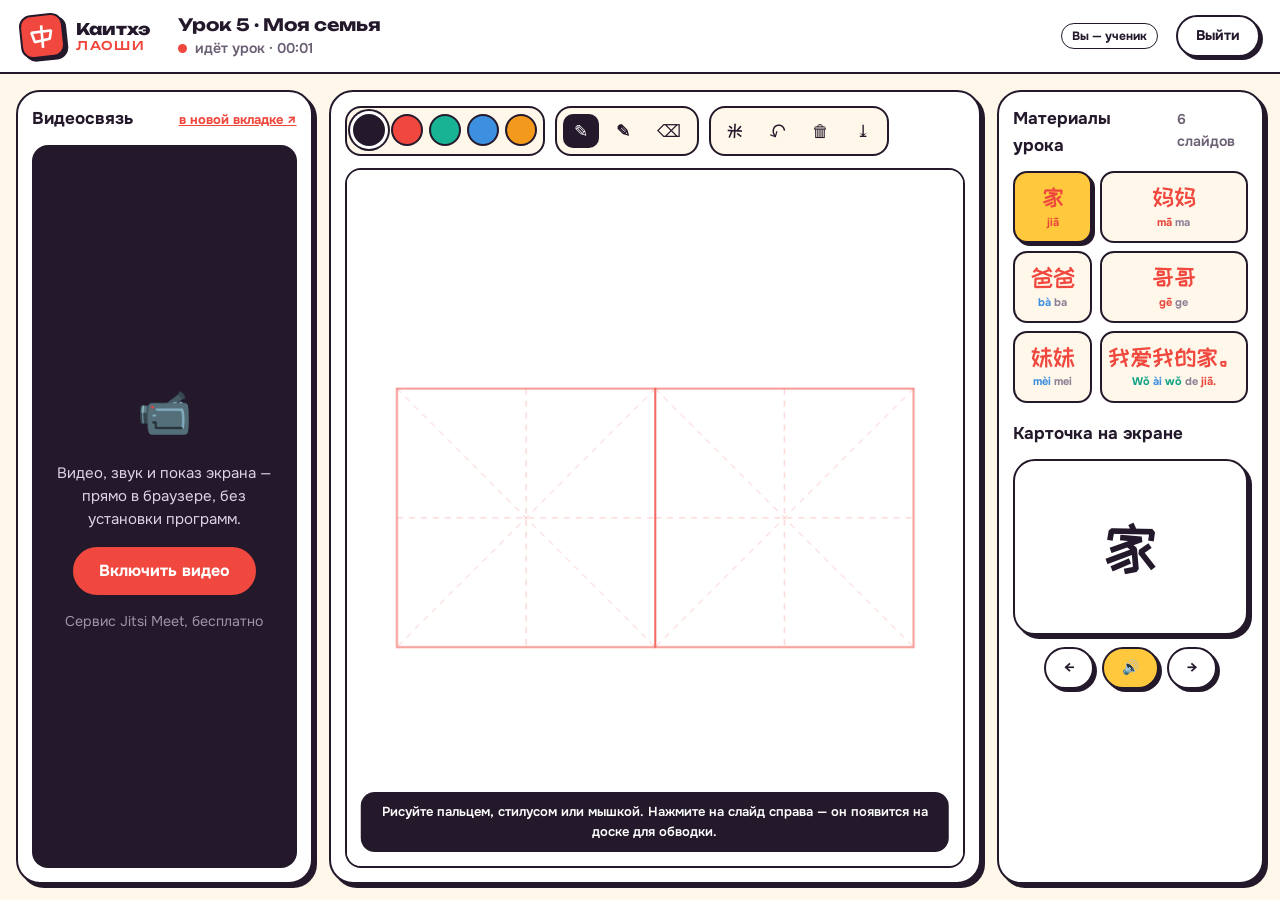
<file: room.html>
<!doctype html>
<html lang="ru">
<head>
<meta charset="utf-8">
<meta name="viewport" content="width=device-width, initial-scale=1">
<title>Урок · Каитхэ Лаоши</title>
<meta name="robots" content="noindex">
<meta name="theme-color" content="#FFF7EA">
<link rel="icon" href="favicon.svg" type="image/svg+xml">
<link rel="stylesheet" href="style.css?v=2">
<link rel="stylesheet" href="app.css?v=1">
</head>
<body class="app room-page">

<header class="rbar">
  <a class="logo" href="school.html"><span class="seal">中</span><span class="logo__t">Каитхэ<b>Лаоши</b></span></a>
  <div class="rbar__t"><b id="r-title"></b><small><span class="live"></span> идёт урок · <span id="r-timer">00:00</span></small></div>
  <span class="tag" id="r-role"></span>
  <a class="btn btn--line btn--sm" href="school.html">Выйти</a>
</header>

<main class="room">
  <section class="pane video">
    <div class="pane__h"><b>Видеосвязь</b><a class="pane__link" id="v-open" target="_blank" rel="noopener">в новой вкладке ↗</a></div>
    <div class="video__box" id="v-box">
      <div class="video__ph" id="v-ph">
        <span class="video__e">📹</span>
        <p>Видео, звук и показ экрана — прямо в браузере, без установки программ.</p>
        <button class="btn btn--red" type="button" id="v-start">Включить видео</button>
        <small>Сервис Jitsi Meet, бесплатно</small>
      </div>
    </div>
  </section>

  <section class="pane boardp">
    <div class="tools" role="toolbar" aria-label="Инструменты доски">
      <div class="tools__g" id="t-colors">
        <button type="button" class="sw is-on" data-c="#23192B" style="--c:#23192B" aria-label="Чёрный"></button>
        <button type="button" class="sw" data-c="#F0483E" style="--c:#F0483E" aria-label="Красный"></button>
        <button type="button" class="sw" data-c="#17B394" style="--c:#17B394" aria-label="Зелёный"></button>
        <button type="button" class="sw" data-c="#3D8FE0" style="--c:#3D8FE0" aria-label="Синий"></button>
        <button type="button" class="sw" data-c="#F39A1D" style="--c:#F39A1D" aria-label="Оранжевый"></button>
      </div>
      <div class="tools__g">
        <button type="button" class="tb is-on" data-size="4" title="Тонкая">✎</button>
        <button type="button" class="tb" data-size="9" title="Кисть"><b>✎</b></button>
        <button type="button" class="tb" id="t-eraser" title="Ластик">⌫</button>
      </div>
      <div class="tools__g">
        <button type="button" class="tb" id="t-grid" title="Сетка для иероглифов">米</button>
        <button type="button" class="tb" id="t-undo" title="Отменить">↶</button>
        <button type="button" class="tb" id="t-clear" title="Очистить">🗑</button>
        <button type="button" class="tb" id="t-save" title="Сохранить картинку">⤓</button>
      </div>
    </div>
    <div class="board" id="board">
      <canvas id="b-bg" aria-hidden="true"></canvas>
      <canvas id="b-ink" aria-label="Доска для рисования"></canvas>
      <div class="board__hint" id="b-hint">Рисуйте пальцем, стилусом или мышкой. Нажмите на слайд справа — он появится на доске для обводки.</div>
    </div>
  </section>

  <section class="pane slidesp">
    <div class="pane__h"><b>Материалы урока</b><small id="s-count"></small></div>
    <div class="slides-list" id="s-list"></div>
    <div class="pane__h pane__h--sub"><b>Карточка на экране</b></div>
    <button class="flash flash--room" type="button" id="s-card" aria-label="Перевернуть карточку">
      <span class="flash__in"><span class="flash__f"><b class="hz" id="sc-h"></b></span><span class="flash__b"><span class="py" id="sc-p"></span><b id="sc-r"></b></span></span>
    </button>
    <div class="slides-nav"><button class="btn btn--line btn--sm" type="button" id="s-prev">←</button><button class="btn btn--sun btn--sm" type="button" id="s-say">🔊</button><button class="btn btn--line btn--sm" type="button" id="s-next">→</button></div>
  </section>
</main>

<div class="toast" id="toast" role="status" aria-live="polite"></div>

<script src="data.js?v=2"></script>
<script src="room.js?v=1"></script>
</body>
</html>
</file>
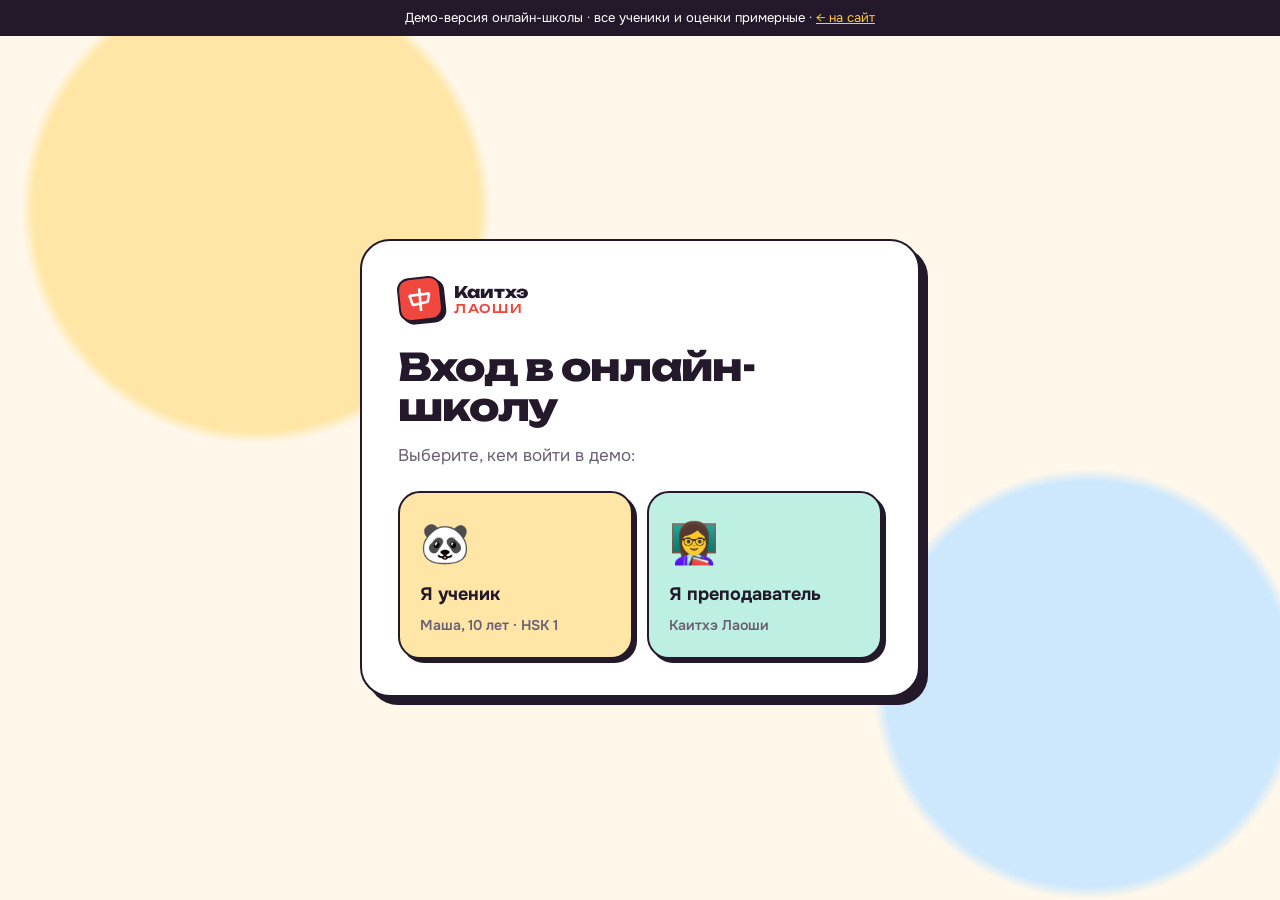
<file: school.html>
<!doctype html>
<html lang="ru">
<head>
<meta charset="utf-8">
<meta name="viewport" content="width=device-width, initial-scale=1">
<title>Онлайн-школа Каитхэ Лаоши — кабинет</title>
<meta name="robots" content="noindex">
<meta name="theme-color" content="#FFF7EA">
<link rel="icon" href="favicon.svg" type="image/svg+xml">
<link rel="stylesheet" href="style.css?v=2">
<link rel="stylesheet" href="app.css?v=1">
</head>
<body class="app">

<div class="demo-bar">Демо-версия онлайн-школы · все ученики и оценки примерные · <a href="index.html">← на сайт</a></div>

<!-- вход -->
<section class="login" id="login">
  <div class="login__card">
    <a class="logo" href="index.html"><span class="seal">中</span><span class="logo__t">Каитхэ<b>Лаоши</b></span></a>
    <h1 class="h2">Вход в онлайн-школу</h1>
    <p class="muted">Выберите, кем войти в демо:</p>
    <div class="login__roles">
      <button class="role" type="button" data-role="student"><span class="role__e">🐼</span><b>Я ученик</b><small>Маша, 10 лет · HSK 1</small></button>
      <button class="role role--t" type="button" data-role="teacher"><span class="role__e">👩‍🏫</span><b>Я преподаватель</b><small>Каитхэ Лаоши</small></button>
    </div>
  </div>
</section>

<!-- приложение -->
<div class="shell" id="shell" hidden>
  <aside class="side">
    <a class="logo" href="index.html"><span class="seal">中</span><span class="logo__t">Каитхэ<b>Лаоши</b></span></a>
    <div class="side__me" id="side-me"></div>
    <nav class="side__nav" id="side-nav"></nav>
    <button class="side__out" type="button" id="logout">Сменить роль</button>
  </aside>
  <main class="main" id="main"></main>
</div>

<div class="toast" id="toast" role="status" aria-live="polite"></div>

<script src="data.js?v=2"></script>
<script src="school.js?v=1"></script>
<script src="sig.js?v=2" defer></script>
</body>
</html>
</file>
<file: style.css>
/* © 2026 Сайт разработан Дарией Кромберг */
@font-face { font-family: 'Unbounded'; src: url('Unbounded.woff2') format('woff2'); font-weight: 200 900; font-display: swap; }
@font-face { font-family: 'Onest'; src: url('Onest.woff2') format('woff2'); font-weight: 100 900; font-display: swap; }
@font-face { font-family: 'KuaiLe'; src: url('KuaiLe.woff2') format('woff2'); font-display: swap; }

:root {
  --paper: #FFF7EA; --paper-2: #FFEFD6; --ink: #23192B; --muted: #6B5F73; --line: #23192B;
  --red: #F0483E; --red-d: #CF3229; --sun: #FFC83D; --jade: #17B394; --sky: #5BB6F5; --pink: #FFB8C6; --lilac: #B9A6FF;
  --t1: #E8473C; --t2: #F39A1D; --t3: #13A386; --t4: #3D8FE0; --t0: #8C8296;
  --r: 26px; --sh: 4px 4px 0 var(--ink); --sh-lg: 6px 6px 0 var(--ink);
  --ease: cubic-bezier(.2, .8, .2, 1);
  --display: 'Unbounded', 'Onest', system-ui, sans-serif;
  --hz: 'KuaiLe', 'PingFang SC', 'Hiragino Sans GB', 'Microsoft YaHei', 'Noto Sans SC', sans-serif;
}
*, *::before, *::after { box-sizing: border-box; }
html { scroll-behavior: smooth; -webkit-text-size-adjust: 100%; }
body { margin: 0; background: var(--paper); color: var(--ink); font: 400 17px/1.55 'Onest', system-ui, -apple-system, 'Segoe UI', sans-serif; overflow-x: hidden; }
img { max-width: 100%; display: block; }
a { color: inherit; }
h1, h2, h3, p, ul, ol, figure { margin: 0; }
ul { padding: 0; list-style: none; }
button { font: inherit; color: inherit; }
.wrap { width: min(1180px, 100% - 40px); margin-inline: auto; }
.hz { font-family: var(--hz); font-weight: 400; letter-spacing: 0; }
.t1 { color: var(--t1); } .t2 { color: var(--t2); } .t3 { color: var(--t3); } .t4 { color: var(--t4); } .t0 { color: var(--t0); }
.muted { color: var(--muted); }
:focus-visible { outline: 3px solid var(--sky); outline-offset: 3px; border-radius: 8px; }

/* buttons */
.btn { display: inline-flex; align-items: center; justify-content: center; gap: 8px; min-height: 52px; padding: 0 26px; border-radius: 999px; border: 2px solid var(--ink);
  font-weight: 700; font-size: 16px; text-decoration: none; cursor: pointer; background: #fff; box-shadow: var(--sh); transition: transform .15s, box-shadow .15s; }
.btn:hover { transform: translate(-2px, -2px); box-shadow: 6px 6px 0 var(--ink); }
.btn:active { transform: translate(2px, 2px); box-shadow: 1px 1px 0 var(--ink); }
.btn--red { background: var(--red); color: #fff; }
.btn--ink { background: var(--ink); color: #fff; }
.btn--jade { background: var(--jade); color: #fff; }
.btn--sun { background: var(--sun); }
.btn--line { background: #fff; }
.btn--sm { min-height: 42px; padding: 0 18px; font-size: 14px; box-shadow: 3px 3px 0 var(--ink); }
.btn--wide { width: 100%; }

/* header */
.header { position: sticky; top: 0; z-index: 40; background: rgba(255,247,234,.86); -webkit-backdrop-filter: blur(12px); backdrop-filter: blur(12px); border-bottom: 2px solid transparent; transition: border-color .3s; }
.header.is-scrolled { border-color: var(--ink); }
.header__in { display: flex; align-items: center; gap: 28px; min-height: 76px; }
.logo { display: inline-flex; align-items: center; gap: 12px; text-decoration: none; }
.seal { width: 44px; height: 44px; display: grid; place-items: center; background: var(--red); color: #fff; border-radius: 12px; font-family: var(--hz); font-size: 28px; line-height: 1; box-shadow: 3px 3px 0 var(--ink); border: 2px solid var(--ink); rotate: -6deg; transition: rotate .4s var(--ease); }
.logo:hover .seal { rotate: 6deg; }
.logo__t { font-family: var(--display); font-weight: 800; font-size: 16px; line-height: 1; display: flex; flex-direction: column; gap: 3px; }
.logo__t b { font-weight: 500; font-size: 12px; letter-spacing: .14em; text-transform: uppercase; color: var(--red); }
.nav { display: flex; gap: 22px; margin-left: auto; font-weight: 600; font-size: 15px; }
.nav a { text-decoration: none; position: relative; }
.nav a::after { content: ""; position: absolute; left: 0; right: 0; bottom: -4px; height: 3px; border-radius: 3px; background: var(--red); transform: scaleX(0); transition: transform .3s var(--ease); }
.nav a:hover::after { transform: none; }
.nav__school { color: var(--red); }

/* hero */
.hero { display: grid; grid-template-columns: 1.05fr .95fr; gap: 30px; align-items: center; padding: 40px 0 70px; }
.chip-row { display: flex; flex-wrap: wrap; gap: 8px; margin-bottom: 22px; }
.chip { display: inline-flex; align-items: center; padding: 6px 14px; border-radius: 999px; border: 2px solid var(--ink); font-weight: 700; font-size: 13px; background: #fff; }
.chip--sun { background: var(--sun); } .chip--jade { background: var(--jade); color: #fff; } .chip--sky { background: var(--sky); color: #fff; }
.hero__h { font-family: var(--display); font-weight: 800; font-size: clamp(38px, 5.4vw, 76px); line-height: 1.02; letter-spacing: -.03em; }
.mark { position: relative; white-space: nowrap; color: var(--red); }
.mark::after { content: ""; position: absolute; left: -2%; right: -2%; bottom: .02em; height: .22em; background: var(--sun); z-index: -1; border-radius: 4px; transform: skewX(-12deg); }
.hero__lead { margin-top: 22px; max-width: 540px; font-size: 18px; color: var(--muted); }
.hero__lead b { color: var(--ink); }
.hero__cta { display: flex; flex-wrap: wrap; gap: 14px; margin-top: 30px; }
.hero__art { position: relative; aspect-ratio: 1 / .92; }
.blob { position: absolute; inset: 6% 0 0 12%; background: var(--sun); border: 2px solid var(--ink); border-radius: 46% 54% 42% 58% / 52% 44% 56% 48%; box-shadow: var(--sh-lg); animation: blob 12s ease-in-out infinite alternate; }
@keyframes blob { to { border-radius: 56% 44% 52% 48% / 44% 56% 46% 54%; } }
.hero__grid { position: absolute; inset: 6% 0 0 12%; border-radius: 46% 54% 42% 58% / 52% 44% 56% 48%; overflow: hidden;
  background: linear-gradient(rgba(240,72,62,.18) 1px, transparent 1px) 0 0 / 40px 40px, linear-gradient(90deg, rgba(240,72,62,.18) 1px, transparent 1px) 0 0 / 40px 40px; animation: blob 12s ease-in-out infinite alternate; }
.hero__photo { position: absolute; right: -2%; bottom: 0; width: 92%; height: auto; filter: drop-shadow(6px 6px 0 rgba(35,25,43,.9)); }
.float { position: absolute; font-size: 40px; color: var(--red); background: #fff; border: 2px solid var(--ink); border-radius: 18px; padding: 4px 14px; box-shadow: var(--sh); animation: bob 5s ease-in-out infinite; }
.float--1 { right: 2%; top: 4%; rotate: 8deg; font-size: 30px; }
.float--2 { left: 6%; bottom: 8%; rotate: -10deg; background: var(--jade); color: #fff; animation-delay: -2s; }
@keyframes bob { 50% { transform: translateY(-10px); } }

/* flash card */
.flash { position: relative; border: 0; padding: 0; background: none; cursor: pointer; perspective: 900px; }
.flash__in { position: relative; display: block; width: 100%; height: 100%; transform-style: preserve-3d; transition: transform .7s var(--ease); }
.flash.is-flipped .flash__in { transform: rotateY(180deg); }
.flash__f, .flash__b { position: absolute; inset: 0; display: flex; flex-direction: column; align-items: center; justify-content: center; gap: 6px; border-radius: 22px; border: 2px solid var(--ink); background: #fff; box-shadow: var(--sh); -webkit-backface-visibility: hidden; backface-visibility: hidden; text-align: center; padding: 10px; }
.flash__b { transform: rotateY(180deg); background: var(--pink); }
.flash small { font-size: 12px; color: var(--muted); font-weight: 600; }
.flash .py { font-weight: 700; font-size: 20px; }
.flash__b b { font-size: 18px; }
.flash--hero { position: absolute; left: -2%; top: 30%; width: 170px; height: 150px; rotate: -6deg; z-index: 2; animation: bob 6s ease-in-out infinite; }
.flash--hero .flash__f .hz { font-size: 54px; line-height: 1; color: var(--red); }

/* ticker */
.ticker { overflow: hidden; background: var(--red); color: #fff; border-block: 2px solid var(--ink); padding: 14px 0; }
.ticker__t { display: flex; gap: 46px; width: max-content; animation: tick 40s linear infinite; font-weight: 600; }
.ticker__t span { display: inline-flex; align-items: baseline; gap: 10px; white-space: nowrap; }
.ticker__t .hz { font-size: 28px; color: var(--sun); }
@keyframes tick { to { transform: translateX(-50%); } }

/* sections */
.section { padding: clamp(70px, 9vw, 120px) 0; }
.head { margin-bottom: 40px; max-width: 760px; }
.head--row { max-width: none; display: flex; flex-wrap: wrap; justify-content: space-between; align-items: end; gap: 16px 40px; }
.head--row .muted { max-width: 420px; }
.kicker { display: inline-flex; align-items: center; gap: 10px; font-weight: 700; font-size: 13px; letter-spacing: .14em; text-transform: uppercase; color: var(--red); margin-bottom: 12px; }
.kicker .hz { font-size: 22px; letter-spacing: 0; text-transform: none; background: var(--red); color: #fff; padding: 2px 10px; border-radius: 10px; }
.kicker--light { color: var(--sun); } .kicker--light .hz { background: var(--sun); color: var(--ink); }
.h2 { font-family: var(--display); font-weight: 800; font-size: clamp(30px, 4vw, 54px); line-height: 1.05; letter-spacing: -.03em; }
.head .muted { margin-top: 14px; }

.reveal { opacity: 0; transform: translateY(24px); transition: opacity .7s var(--ease) var(--d, 0s), transform .7s var(--ease) var(--d, 0s); }
.reveal.is-in { opacity: 1; transform: none; }

/* who */
.who { display: grid; grid-template-columns: repeat(3, 1fr); gap: 22px; }
.who__c { position: relative; display: flex; flex-direction: column; padding: 30px 26px 28px; border-radius: var(--r); border: 2px solid var(--ink); box-shadow: var(--sh-lg); background: #fff; }
.who__c--sun { background: #FFE6A6; } .who__c--jade { background: #BDEFE2; } .who__c--sky { background: #CDE8FC; }
.who__e { position: absolute; right: 20px; top: -26px; font-size: 48px; background: #fff; border: 2px solid var(--ink); border-radius: 50%; width: 76px; height: 76px; display: grid; place-items: center; box-shadow: var(--sh); }
.who__c h3 { font-family: var(--display); font-size: 24px; font-weight: 800; display: flex; flex-direction: column; gap: 4px; }
.who__c h3 small { font-family: 'Onest', sans-serif; font-size: 14px; font-weight: 600; color: var(--muted); }
.who__c p { margin-top: 14px; }
.who__c ul { margin-top: 16px; display: grid; gap: 8px; font-weight: 600; font-size: 15px; }
.who__c li::before { content: "✓"; display: inline-grid; place-items: center; width: 22px; height: 22px; margin-right: 8px; border-radius: 50%; background: var(--ink); color: #fff; font-size: 12px; }
.who__c .who__meta { margin-top: auto; padding-top: 20px; font-size: 15px; }
.who__meta b { color: var(--red); white-space: nowrap; }
.who__c .btn { margin-top: 14px; align-self: flex-start; }

/* why */
.why { background: var(--ink); color: #fff; }
.why__in { display: grid; grid-template-columns: .9fr 1.1fr; gap: 60px; align-items: center; }
.why .muted { color: #CFC5D8; margin-top: 18px; font-size: 18px; }
.why .kicker { color: var(--sun); } .why .kicker .hz { background: var(--sun); color: var(--ink); }
.why__list { display: grid; grid-template-columns: 1fr 1fr; gap: 16px; }
.why__list li { padding: 24px; border-radius: 22px; background: #fff; color: var(--ink); border: 2px solid #fff; display: flex; flex-direction: column; gap: 6px; }
.why__list li:nth-child(1) { background: var(--sun); } .why__list li:nth-child(2) { background: var(--pink); } .why__list li:nth-child(3) { background: #BDEFE2; } .why__list li:nth-child(4) { background: var(--lilac); }
.why__list b { font-family: var(--display); font-size: 20px; font-weight: 800; }
.why__list span { font-size: 15px; }

/* plans */
.plans { display: grid; grid-template-columns: repeat(3, 1fr); gap: 22px; align-items: stretch; }
.plan { display: flex; flex-direction: column; gap: 14px; padding: 30px 26px; border-radius: var(--r); border: 2px solid var(--ink); background: #fff; box-shadow: var(--sh-lg); }
.plan--hot { background: var(--sun); transform: rotate(-1.2deg); }
.plan__tag { align-self: flex-start; font-size: 12px; font-weight: 700; text-transform: uppercase; letter-spacing: .08em; padding: 4px 10px; border-radius: 999px; background: var(--ink); color: #fff; }
.plan h3 { font-family: var(--display); font-size: 26px; font-weight: 800; }
.plan__price { font-family: var(--display); font-size: 30px; font-weight: 800; color: var(--red); }
.plan__price small { font-family: 'Onest', sans-serif; font-size: 14px; font-weight: 600; color: var(--muted); }
.plan ul { display: grid; gap: 8px; margin-bottom: 8px; }
.plan li::before { content: "•"; color: var(--red); font-weight: 900; margin-right: 8px; }
.plan .btn { margin-top: auto; }
.plan__rows { display: grid; border-top: 2px dashed var(--ink); }
.plan__rows div { display: flex; justify-content: space-between; align-items: baseline; gap: 12px; padding: 9px 0; border-bottom: 2px dashed var(--ink); }
.plan__rows dt { font-weight: 600; }
.plan__rows dt small { display: block; font-size: 13px; color: var(--muted); font-weight: 500; }
.plan__rows dd { margin: 0; font-weight: 800; text-align: right; white-space: nowrap; }
.plan__rows dd small { font-size: 12px; font-weight: 600; color: var(--muted); }
.plans__note { margin-top: 18px; font-size: 14px; }
.plan__price s, .plan__rows dd s, .who__meta s { color: var(--muted); font-weight: 600; text-decoration-thickness: 2px; }
.plan__price s { display: block; font-size: 18px; font-family: 'Onest', sans-serif; }
.plan__rows dd s { display: block; font-size: 13px; }
.who__meta s { font-size: 13px; }
.promo { display: flex; align-items: center; gap: 18px; margin-bottom: 26px; padding: 18px 24px; border: 2px solid var(--ink); border-radius: 22px; background: var(--red); color: #fff; box-shadow: var(--sh); }
.promo__s { flex: none; width: 58px; height: 58px; display: grid; place-items: center; border: 2px solid var(--ink); border-radius: 14px; background: #fff; font-size: 30px; rotate: -6deg; }
.promo b { display: block; font-family: var(--display); font-size: 20px; }
.promo span:not(.promo__s) { font-size: 15px; color: #FFE3DF; }
.rules { margin-top: 26px; padding: 22px 26px; border: 2px dashed var(--ink); border-radius: 22px; background: #fff; }
.rules h3 { font-family: var(--display); font-size: 18px; font-weight: 800; margin-bottom: 10px; }
.rules ul { display: grid; gap: 8px; font-size: 15px; color: var(--muted); }
.rules b { color: var(--ink); }
.deals { display: grid; grid-template-columns: repeat(3, 1fr); gap: 16px; margin-top: 26px; }
.deal { display: flex; gap: 14px; align-items: center; padding: 16px 18px; border-radius: 20px; border: 2px dashed var(--ink); background: var(--paper-2); }
.deal b { display: block; } .deal span:not(.deal__s) { font-size: 14px; color: var(--muted); }
.deal__s { flex: none; width: 58px; height: 58px; display: grid; place-items: center; border-radius: 14px; background: var(--red); color: #fff; font-family: var(--hz); font-size: 22px; border: 2px solid var(--ink); rotate: -6deg; }
.deal__s--jade { background: var(--jade); } .deal__s--sun { background: var(--sun); color: var(--ink); }

/* mini lessons */
.tryout { background: #FFE6A6; border-block: 2px solid var(--ink); }
.minis { display: grid; grid-template-columns: repeat(3, 1fr); gap: 22px; }
.mini { display: flex; flex-direction: column; align-items: flex-start; gap: 12px; padding: 26px; border-radius: var(--r); border: 2px solid var(--ink); background: #fff; box-shadow: var(--sh-lg); text-align: left; cursor: pointer; transition: transform .2s var(--ease), box-shadow .2s; }
.mini:hover { transform: translate(-3px, -3px) rotate(-1deg); box-shadow: 9px 9px 0 var(--ink); }
.mini__h { font-size: 64px; line-height: 1; color: var(--red); }
.mini h3 { font-family: var(--display); font-size: 21px; font-weight: 800; }
.mini__meta { display: flex; gap: 8px; }
.mini__meta span { font-size: 13px; font-weight: 700; padding: 4px 10px; border-radius: 999px; background: var(--paper-2); border: 1.5px solid var(--ink); }
.mini__go { margin-top: auto; font-weight: 700; color: var(--red); }

/* modal */
.modal { position: fixed; inset: 0; z-index: 90; display: grid; place-items: center; padding: 20px; }
.modal[hidden] { display: none; }
.modal__bg { position: absolute; inset: 0; background: rgba(35,25,43,.55); -webkit-backdrop-filter: blur(4px); backdrop-filter: blur(4px); }
.modal__box { position: relative; width: min(720px, 100%); max-height: 90vh; overflow: auto; background: var(--paper); border: 2px solid var(--ink); border-radius: 28px; box-shadow: 8px 8px 0 var(--ink); padding: 34px; animation: pop .4s var(--ease); }
@keyframes pop { from { transform: scale(.94) translateY(10px); opacity: 0; } }
.modal__x { position: absolute; top: 14px; right: 14px; width: 44px; height: 44px; border-radius: 50%; border: 2px solid var(--ink); background: #fff; font-size: 24px; cursor: pointer; }
.ml__title { font-family: var(--display); font-size: 26px; font-weight: 800; padding-right: 40px; }
.ml__lead { margin-top: 10px; color: var(--muted); }
.ml__step { display: grid; grid-template-columns: auto 1fr auto; gap: 16px; align-items: center; margin-top: 14px; padding: 14px 16px; border-radius: 18px; border: 2px solid var(--ink); background: #fff; }
.ml__h { font-size: 40px; color: var(--red); min-width: 64px; text-align: center; }
.ml__p { font-weight: 800; font-size: 19px; }
.ml__r { font-weight: 600; }
.ml__note { font-size: 14px; color: var(--muted); }
.say { width: 46px; height: 46px; border-radius: 50%; border: 2px solid var(--ink); background: var(--sun); cursor: pointer; font-size: 18px; box-shadow: 2px 2px 0 var(--ink); }
.say:active { transform: translate(2px, 2px); box-shadow: none; }
.ml__outro { margin-top: 18px; padding: 14px 18px; border-radius: 16px; background: var(--jade); color: #fff; font-weight: 600; }
.ml__cta { margin-top: 18px; display: flex; flex-wrap: wrap; gap: 12px; }

/* deck */
.deck { padding: 26px; border-radius: 30px; border: 2px solid var(--ink); background: #fff; box-shadow: var(--sh-lg); }
.deck__tabs { display: flex; flex-wrap: wrap; gap: 8px; margin-bottom: 24px; }
.deck__tab { padding: 8px 14px; border-radius: 999px; border: 2px solid var(--ink); background: #fff; font-weight: 700; font-size: 14px; cursor: pointer; }
.deck__tab[aria-selected="true"] { background: var(--ink); color: #fff; }
.deck__stage { display: flex; align-items: center; justify-content: center; gap: 22px; }
.flash--big { width: min(380px, 70vw); aspect-ratio: 4 / 3; }
.flash--big .flash__f .hz { font-size: clamp(70px, 12vw, 110px); line-height: 1; }
.flash--big .py { font-size: 30px; }
.flash--big .flash__b b { font-size: 24px; }
.flash--big .flash__b { background: #CDE8FC; }
.deck__nav { width: 56px; height: 56px; flex: none; border-radius: 50%; border: 2px solid var(--ink); background: var(--sun); font-size: 22px; font-weight: 800; cursor: pointer; box-shadow: 3px 3px 0 var(--ink); }
.deck__bar { display: flex; flex-wrap: wrap; justify-content: center; align-items: center; gap: 12px; margin-top: 26px; }
.deck__count { font-weight: 700; min-width: 70px; text-align: center; }
.deck__progress { height: 10px; margin-top: 20px; border-radius: 999px; border: 2px solid var(--ink); overflow: hidden; background: var(--paper-2); }
.deck__progress span { display: block; height: 100%; width: 0; background: var(--jade); transition: width .5s var(--ease); }

/* files */
.files-s { background: #CDE8FC; border-block: 2px solid var(--ink); }
.files { display: grid; grid-template-columns: repeat(3, 1fr); gap: 20px; }
.file { display: flex; gap: 16px; align-items: center; padding: 20px; border-radius: 22px; border: 2px solid var(--ink); background: #fff; box-shadow: var(--sh); text-decoration: none; transition: transform .2s, box-shadow .2s; }
.file:hover { transform: translate(-2px, -2px); box-shadow: 6px 6px 0 var(--ink); }
.file__ic { flex: none; width: 64px; height: 76px; border-radius: 10px 22px 10px 10px; border: 2px solid var(--ink); background: var(--paper); display: grid; place-items: center; font-size: 34px; color: var(--red); }
.file b { display: block; line-height: 1.25; }
.file small { color: var(--muted); font-weight: 600; }
.file__dl { margin-left: auto; font-size: 22px; }

/* school teaser */
.st { display: grid; grid-template-columns: 1fr 1fr; gap: 50px; align-items: center; padding: 44px; border-radius: 34px; border: 2px solid var(--ink); background: var(--lilac); box-shadow: var(--sh-lg); }
.st__list { margin: 22px 0 28px; display: grid; gap: 12px; }
.st__list li { padding-left: 30px; position: relative; }
.st__list li::before { content: "★"; position: absolute; left: 0; color: var(--red); }
.st__list b { display: block; }
.mock { border: 2px solid var(--ink); border-radius: 22px; background: #fff; box-shadow: var(--sh-lg); overflow: hidden; rotate: 2deg; }
.mock__top { display: flex; gap: 6px; padding: 12px 14px; border-bottom: 2px solid var(--ink); background: var(--paper-2); }
.mock__top i { width: 12px; height: 12px; border-radius: 50%; border: 2px solid var(--ink); background: var(--red); } .mock__top i:nth-child(2) { background: var(--sun); } .mock__top i:nth-child(3) { background: var(--jade); }
.mock__body { padding: 18px; display: grid; gap: 10px; }
.mock__row { display: flex; align-items: center; gap: 10px; padding: 10px 12px; border-radius: 14px; background: var(--paper); border: 1.5px solid var(--ink); }
.mock__av { font-size: 22px; } .mock__pts { margin-left: auto; font-weight: 800; color: var(--red); }
.mock__board { display: flex; align-items: center; gap: 14px; padding: 14px; border-radius: 14px; border: 1.5px solid var(--ink);
  background: linear-gradient(#fff, #fff) padding-box, repeating-linear-gradient(0deg, transparent 0 29px, rgba(240,72,62,.2) 29px 30px); }
.mock__board .hz { font-size: 60px; color: var(--ink); line-height: 1; }
.mock__hw { display: flex; justify-content: space-between; padding: 10px 12px; border-radius: 14px; background: #BDEFE2; border: 1.5px solid var(--ink); font-weight: 600; }
.mock__hw em { font-style: normal; font-weight: 800; }

/* faq */
.faq { display: grid; gap: 12px; max-width: 860px; }
.faq details { border: 2px solid var(--ink); border-radius: 20px; background: #fff; padding: 0 22px; box-shadow: 3px 3px 0 var(--ink); }
.faq summary { cursor: pointer; padding: 18px 0; font-weight: 700; font-size: 18px; list-style: none; display: flex; justify-content: space-between; gap: 16px; }
.faq summary::-webkit-details-marker { display: none; }
.faq summary::after { content: "+"; font-size: 24px; line-height: 1; transition: transform .3s; }
.faq details[open] summary::after { transform: rotate(45deg); }
.faq details p { padding-bottom: 18px; color: var(--muted); }

/* signup */
.signup { background: var(--red); color: #fff; border-top: 2px solid var(--ink); }
.signup__in { display: grid; grid-template-columns: .9fr 1.1fr; gap: 50px; align-items: start; }
.signup__text p:not(.kicker) { margin-top: 16px; font-size: 18px; color: #FFE3DF; }
.tg { display: inline-block; margin-top: 26px; font-weight: 800; font-size: 20px; color: #fff; }
.form { padding: 30px; border-radius: 28px; border: 2px solid var(--ink); background: var(--paper); color: var(--ink); box-shadow: 8px 8px 0 var(--ink); display: grid; gap: 18px; }
.form fieldset { border: 0; padding: 0; margin: 0; }
.form legend, .field label { display: block; font-weight: 700; font-size: 14px; margin-bottom: 8px; }
.chips { display: flex; flex-wrap: wrap; gap: 8px; }
.chip-b { padding: 9px 16px; border-radius: 999px; border: 2px solid var(--ink); background: #fff; font-weight: 600; font-size: 15px; cursor: pointer; }
.chip-b[aria-pressed="true"] { background: var(--ink); color: #fff; }
.field input { width: 100%; min-height: 52px; padding: 0 16px; border-radius: 16px; border: 2px solid var(--ink); background: #fff; font: inherit; }
.form__ok { font-size: 14px; color: var(--jade); font-weight: 600; }

/* footer */
.footer { padding: 34px 0; border-top: 2px solid var(--ink); }
.footer__in { display: flex; flex-wrap: wrap; align-items: center; justify-content: space-between; gap: 16px 30px; font-size: 14px; color: var(--muted); }
.credit { display: inline-flex; align-items: center; gap: 6px; }
.credit .dk-sig { font-size: 15px; color: var(--red); }
.credit__by { color: inherit; text-decoration: underline; text-underline-offset: 3px; }

/* responsive */
@media (max-width: 1020px) {
  .nav { display: none; }
  .header .btn { margin-left: auto; }
  .hero { grid-template-columns: 1fr; padding-top: 20px; }
  .hero__art { max-width: 520px; width: 100%; margin: 10px auto 0; }
  .who, .plans, .minis, .files, .deals { grid-template-columns: 1fr; }
  .why__in, .st, .signup__in { grid-template-columns: 1fr; gap: 34px; }
  .who { gap: 44px; }
  .plan--hot { transform: none; }
}
@media (max-width: 560px) {
  .wrap { width: calc(100% - 32px); }
  .why__list { grid-template-columns: 1fr; }
  .flash--hero { width: 130px; height: 116px; left: -2%; top: 24%; }
  .flash--hero .flash__f .hz { font-size: 40px; }
  .float--1 { font-size: 22px; }
  .float--2 { font-size: 30px; }
  .st { padding: 26px; }
  .modal__box { padding: 26px 18px; }
  .ml__step { grid-template-columns: auto 1fr; }
  .ml__step .say { grid-column: 2; justify-self: start; }
  .deck { padding: 18px; }
  .deck__stage { gap: 10px; }
  .deck__nav { width: 44px; height: 44px; }
  .form { padding: 22px; }
  .logo__t { font-size: 14px; }
}
@media (prefers-reduced-motion: reduce) {
  *, *::before, *::after { animation: none !important; transition: none !important; }
  .reveal { opacity: 1; transform: none; }
}

/* ===== игра-история ===== */
.quest { display: grid; grid-template-columns: .8fr 1.2fr; gap: 30px; align-items: center; padding: 30px; margin-bottom: 50px; border-radius: 32px; border: 2px solid var(--ink); background: #fff; box-shadow: 8px 8px 0 var(--ink);
  background-image: radial-gradient(circle at 92% 12%, rgba(240,72,62,.12) 0 60px, transparent 61px), radial-gradient(circle at 6% 90%, rgba(91,182,245,.16) 0 70px, transparent 71px); }
.quest__tag { display: inline-flex; align-items: center; gap: 8px; font-weight: 700; font-size: 13px; text-transform: uppercase; letter-spacing: .1em; color: var(--red); }
.quest__tag .hz { background: var(--red); color: #fff; padding: 2px 8px; border-radius: 8px; font-size: 18px; letter-spacing: 0; }
.quest h3 { font-family: var(--display); font-weight: 800; font-size: clamp(24px, 2.6vw, 34px); margin: 10px 0; }
.quest__text p:last-child { color: var(--muted); }
.quest__ages { display: grid; grid-template-columns: repeat(3, 1fr); gap: 14px; }
.age { display: flex; flex-direction: column; align-items: flex-start; gap: 6px; padding: 20px 18px; border-radius: 24px; border: 2px solid var(--ink); box-shadow: var(--sh); cursor: pointer; text-align: left; transition: transform .2s var(--ease), box-shadow .2s; }
.age:hover { transform: translate(-3px, -3px) rotate(-1.5deg); box-shadow: 8px 8px 0 var(--ink); }
.age--kids { background: #FFE6A6; } .age--teens { background: var(--pink); } .age--adults { background: #BDEFE2; }
.age__e { font-size: 44px; line-height: 1; margin-bottom: 6px; animation: bob 4s ease-in-out infinite; }
.age--teens .age__e { animation-delay: -1.3s; } .age--adults .age__e { animation-delay: -2.6s; }
.age b { font-family: var(--display); font-size: 18px; font-weight: 800; } .age small { font-weight: 600; color: var(--ink); opacity: .75; }
.minis__h { font-family: var(--display); font-size: 22px; font-weight: 800; margin-bottom: 18px; }

.game { position: fixed; inset: 0; z-index: 95; display: grid; place-items: center; padding: 16px; }
.game[hidden] { display: none; }
.game__bg { position: absolute; inset: 0; background: rgba(35,25,43,.6); -webkit-backdrop-filter: blur(5px); backdrop-filter: blur(5px); }
.game__box { --g1: #FFF7EA; --g2: #FFE6A6; --acc: var(--red);
  position: relative; width: min(760px, 100%); max-height: calc(100vh - 32px); max-height: calc(100dvh - 32px); display: flex; flex-direction: column; border-radius: 30px; border: 2px solid var(--ink); box-shadow: 8px 8px 0 var(--ink); overflow: hidden;
  background: linear-gradient(180deg, var(--g2), var(--g1) 42%); animation: pop .45s var(--ease); }
.game__box--kids { --g2: #FFE08A; --acc: #F0483E; }
.game__box--teens { --g2: #FFC9D6; --g1: #FFF3F6; --acc: #E2457A; }
.game__box--adults { --g2: #BDEFE2; --g1: #F3FBF8; --acc: #12957C; }
.game__top { display: flex; align-items: center; gap: 14px; padding: 14px 70px 14px 22px; border-bottom: 2px solid var(--ink); background: #fff; }
.game__title { font-family: var(--display); font-weight: 800; font-size: 16px; }
.game__dots { display: flex; gap: 6px; margin-left: auto; }
.game__dots i { width: 22px; height: 8px; border-radius: 999px; border: 1.5px solid var(--ink); background: #fff; }
.game__dots i.is-done { background: var(--jade); } .game__dots i.is-now { background: var(--sun); width: 34px; }
.game__stars { color: var(--sun); font-size: 20px; letter-spacing: 1px; -webkit-text-stroke: 1px var(--ink); white-space: nowrap; }
.game__stars span, .g-bigstars span { color: #fff; }
.game__x { top: 8px; right: 12px; width: 40px; height: 40px; }
.game__body { overflow-y: auto; padding: 22px 26px 26px; }

.g-intro { display: flex; flex-direction: column; align-items: center; text-align: center; gap: 12px; padding: 10px 0; }
.g-intro h3 { font-family: var(--display); font-weight: 800; font-size: 28px; }
.g-intro > p { color: var(--muted); max-width: 460px; }
.g-tip { color: var(--muted); font-weight: 600; }
.g-art { font-size: 64px; line-height: 1.1; letter-spacing: 8px; filter: drop-shadow(3px 3px 0 rgba(35,25,43,.18)); animation: bob 5s ease-in-out infinite; }
.g-art--scene { font-size: 46px; text-align: center; }
.g-pick { display: flex; gap: 12px; flex-wrap: wrap; justify-content: center; }
.g-pick__b { display: flex; flex-direction: column; align-items: center; gap: 4px; width: 150px; padding: 18px 12px; border-radius: 22px; border: 2px solid var(--ink); background: #fff; box-shadow: var(--sh); cursor: pointer; }
.g-pick__b > span { font-size: 40px; } .g-pick__b b { font-family: var(--display); font-size: 20px; } .g-pick__b small { color: var(--muted); font-weight: 600; }
.g-pick__b:hover { background: var(--pink); }
.quest__ages--in { width: 100%; margin-top: 8px; }

.g-scene { display: flex; flex-direction: column; gap: 14px; }
.g-narr { font-size: 16.5px; }
.g-say { display: flex; gap: 12px; align-items: flex-start; }
.g-av { flex: none; width: 58px; height: 58px; display: grid; place-items: center; font-size: 34px; border-radius: 50%; background: #fff; border: 2px solid var(--ink); box-shadow: 3px 3px 0 var(--ink); }
.g-bubble { position: relative; flex: 1; padding: 14px 18px; border-radius: 6px 22px 22px 22px; border: 2px solid var(--ink); background: #fff; box-shadow: 3px 3px 0 var(--ink); }
.g-bubble small { font-weight: 700; color: var(--acc); font-size: 13px; }
.g-h { font-size: clamp(30px, 5vw, 42px); line-height: 1.15; margin-top: 2px; }
.g-p { font-weight: 800; font-size: 17px; margin-top: 4px; }
.g-r { color: var(--muted); font-weight: 600; margin-top: 4px; }
.g-tools { display: flex; gap: 8px; margin-top: 10px; flex-wrap: wrap; }
.g-mini { padding: 6px 12px; border-radius: 999px; border: 1.5px solid var(--ink); background: var(--paper); font-weight: 700; font-size: 13px; cursor: pointer; }
.g-mini:hover { background: var(--sun); }
.g-q { font-weight: 800; font-size: 17px; }
.g-opts { display: grid; grid-template-columns: repeat(3, 1fr); gap: 10px; }
.g-opt { display: flex; flex-direction: column; align-items: center; gap: 4px; padding: 14px 8px; border-radius: 18px; border: 2px solid var(--ink); background: #fff; box-shadow: 3px 3px 0 var(--ink); cursor: pointer; transition: transform .15s, background .2s; }
.g-opt .hz { font-size: 26px; line-height: 1.2; } .g-opt small { font-weight: 700; font-size: 13px; }
.g-opt:hover:not(:disabled) { transform: translate(-2px, -2px); background: var(--paper-2); }
.g-opt:disabled { cursor: default; }
.g-opt.is-ok { background: var(--jade); color: #fff; } .g-opt.is-ok small span { color: #fff; }
.g-opt.is-bad { background: #FFD9D4; opacity: .75; animation: shake .4s; }
.g-opt:disabled:not(.is-ok):not(.is-bad) { opacity: .5; }
@keyframes shake { 20%, 60% { transform: translateX(-6px); } 40%, 80% { transform: translateX(6px); } }
.g-fb { min-height: 24px; font-weight: 600; }
.g-fb.is-ok { color: #0E7D67; } .g-fb.is-bad { color: var(--red-d); }
.g-next { display: flex; flex-wrap: wrap; justify-content: space-between; align-items: center; gap: 12px; padding: 14px 16px; border-radius: 18px; border: 2px dashed var(--ink); background: #fff; }
.g-next[hidden] { display: none; }
.g-word { font-weight: 600; } .g-word .hz { font-size: 22px; color: var(--acc); }

.g-end { display: flex; flex-direction: column; align-items: center; gap: 14px; text-align: center; }
.g-bubble--end { border-radius: 22px; max-width: 460px; width: 100%; }
.g-result { font-weight: 800; font-size: 18px; display: flex; flex-direction: column; align-items: center; gap: 4px; }
.g-bigstars { font-size: 40px; color: var(--sun); -webkit-text-stroke: 1.5px var(--ink); letter-spacing: 4px; }
.g-words { display: flex; flex-wrap: wrap; justify-content: center; gap: 8px; }
.g-wchip { display: flex; flex-direction: column; align-items: center; padding: 10px 14px; border-radius: 16px; border: 2px solid var(--ink); background: #fff; cursor: pointer; box-shadow: 2px 2px 0 var(--ink); }
.g-wchip .hz { font-size: 26px; color: var(--acc); font-weight: 400; } .g-wchip span { font-weight: 800; font-size: 13px; } .g-wchip small { font-size: 12px; color: var(--muted); }
.g-cta { display: flex; flex-wrap: wrap; justify-content: center; gap: 12px; margin-top: 6px; }

@media (max-width: 1020px) {
  .quest { grid-template-columns: 1fr; }
}
@media (max-width: 560px) {
  .quest { padding: 22px 18px; }
  .quest__ages { grid-template-columns: 1fr; }
  .age { flex-direction: row; align-items: center; gap: 14px; padding: 14px 16px; }
  .age__e { font-size: 36px; margin: 0; }
  .age b { display: block; }
  .game { padding: 0; place-items: stretch; }
  .game__box { width: 100%; max-height: 100vh; max-height: 100dvh; height: 100dvh; border-radius: 0; border: 0; box-shadow: none; }
  .game__top { padding: 12px 60px 12px 16px; flex-wrap: wrap; gap: 8px; }
  .game__title { width: 100%; font-size: 14px; }
  .game__dots { margin-left: 0; }
  .game__body { padding: 16px; }
  .g-opts { grid-template-columns: 1fr; }
  .g-opt { flex-direction: row; justify-content: center; gap: 12px; padding: 12px; }
  .g-art { font-size: 50px; } .g-art--scene { font-size: 36px; }
  .g-av { width: 46px; height: 46px; font-size: 26px; }
}
</file>
<file: app.css>
/* © 2026 Сайт разработан Дарией Кромберг — кабинет и комната урока */
.app { background: var(--paper); }
.demo-bar { background: var(--ink); color: #fff; text-align: center; font-size: 13px; padding: 8px 16px; }
.demo-bar a { color: var(--sun); }

/* login */
.login { min-height: calc(100vh - 36px); display: grid; place-items: center; padding: 30px 16px;
  background: radial-gradient(circle at 20% 20%, #FFE6A6 0 18%, transparent 19%), radial-gradient(circle at 85% 75%, #CDE8FC 0 16%, transparent 17%), var(--paper); }
.login[hidden] { display: none; }
.login__card { width: min(560px, 100%); padding: 36px; border-radius: 30px; border: 2px solid var(--ink); background: #fff; box-shadow: 8px 8px 0 var(--ink); display: grid; gap: 16px; }
.login__card .h2 { font-size: clamp(26px, 4vw, 38px); margin-top: 10px; }
.login__roles { display: grid; grid-template-columns: 1fr 1fr; gap: 14px; margin-top: 6px; }
.role { display: flex; flex-direction: column; align-items: flex-start; gap: 6px; padding: 20px; border-radius: 22px; border: 2px solid var(--ink); background: #FFE6A6; box-shadow: var(--sh); cursor: pointer; text-align: left; transition: transform .15s, box-shadow .15s; }
.role--t { background: #BDEFE2; }
.role:hover { transform: translate(-2px, -2px); box-shadow: 6px 6px 0 var(--ink); }
.role__e { font-size: 40px; } .role b { font-size: 18px; } .role small { color: var(--muted); font-weight: 600; }

/* shell */
.shell { display: grid; grid-template-columns: 260px 1fr; min-height: calc(100vh - 36px); }
.shell[hidden] { display: none; }
.side { position: sticky; top: 0; align-self: start; height: calc(100vh - 36px); display: flex; flex-direction: column; gap: 22px; padding: 24px 18px; border-right: 2px solid var(--ink); background: #fff; }
.side__me { display: flex; gap: 12px; align-items: center; padding: 12px; border-radius: 18px; background: var(--paper-2); border: 2px solid var(--ink); }
.side__me b { display: block; } .side__me small { color: var(--muted); font-weight: 600; font-size: 13px; }
.av { display: inline-grid; place-items: center; width: 40px; height: 40px; flex: none; border-radius: 50%; background: #fff; border: 2px solid var(--ink); font-size: 22px; margin-right: 8px; vertical-align: middle; }
.side__me .av { margin: 0; }
.side__nav { display: grid; gap: 6px; }
.side__nav button { display: flex; align-items: center; gap: 12px; padding: 12px 14px; border-radius: 14px; border: 2px solid transparent; background: none; cursor: pointer; font-weight: 700; text-align: left; }
.side__nav button:hover { background: var(--paper-2); }
.side__nav button.is-on { background: var(--ink); color: #fff; }
.side__nav span { font-size: 18px; }
.badge { margin-left: auto; min-width: 22px; height: 22px; padding: 0 6px; border-radius: 999px; background: var(--red); color: #fff; font-style: normal; font-size: 12px; display: grid; place-items: center; }
.badge[hidden] { display: none; }
.side__out { margin-top: auto; padding: 12px; border-radius: 14px; border: 2px dashed var(--ink); background: none; cursor: pointer; font-weight: 600; }
.main { padding: 34px clamp(18px, 4vw, 50px) 60px; min-width: 0; }
.mh { margin-bottom: 26px; }
.mh .h2 { font-size: clamp(28px, 3.4vw, 44px); }
.mh .muted { margin-top: 10px; }
.mt { font-family: var(--display); font-size: 22px; font-weight: 800; margin: 38px 0 16px; display: flex; align-items: baseline; gap: 12px; }
.mt small { font-family: 'Onest', sans-serif; font-size: 14px; color: var(--muted); font-weight: 600; }
.card { padding: 24px; border-radius: 24px; border: 2px solid var(--ink); background: #fff; box-shadow: var(--sh); }
.grid2 { display: grid; grid-template-columns: 1.3fr 1fr; gap: 20px; }
.card--red { background: var(--red); color: #fff; }
.next { display: flex; flex-direction: column; align-items: flex-start; gap: 8px; }
.next small { font-weight: 700; opacity: .9; } .next h3 { font-family: var(--display); font-size: 26px; font-weight: 800; } .next p { opacity: .9; } .next .btn { margin-top: 10px; }
.wod { display: flex; flex-direction: column; align-items: flex-start; gap: 4px; background: #CDE8FC; }
.wod small { font-weight: 700; color: var(--muted); } .wod__h { font-size: 56px; line-height: 1.1; } .wod b { font-size: 20px; } .wod .btn { margin-top: 8px; }
.stats { display: grid; grid-template-columns: repeat(4, 1fr); gap: 14px; margin-top: 20px; }
.stat { padding: 18px; border-radius: 20px; border: 2px solid var(--ink); background: #fff; display: flex; flex-direction: column; gap: 2px; }
.stat:nth-child(1) { background: #FFE6A6; } .stat:nth-child(2) { background: var(--pink); } .stat:nth-child(3) { background: #BDEFE2; } .stat:nth-child(4) { background: #E3DBFF; }
.stat__ic { font-size: 20px; } .stat b { font-family: var(--display); font-size: 28px; font-weight: 800; } .stat small { font-weight: 600; color: var(--muted); }
.meter { display: inline-block; width: 100%; max-width: 120px; height: 8px; border-radius: 999px; background: rgba(35,25,43,.12); overflow: hidden; margin-top: 6px; vertical-align: middle; }
.meter i { display: block; height: 100%; background: var(--jade); border-radius: 999px; }
td .meter { width: 60px; margin: 0 8px 0 0; }

.tag { display: inline-block; padding: 3px 10px; border-radius: 999px; border: 1.5px solid var(--ink); font-size: 12px; font-weight: 700; background: #fff; white-space: nowrap; }
.tag--red { background: var(--red); color: #fff; } .tag--sun { background: var(--sun); } .tag--jade { background: var(--jade); color: #fff; }
.hws { display: grid; grid-template-columns: repeat(auto-fill, minmax(280px, 1fr)); gap: 16px; }
.hw { padding: 20px; border-radius: 22px; border: 2px solid var(--ink); background: #fff; box-shadow: var(--sh); display: flex; flex-direction: column; gap: 10px; }
.hw__top { display: flex; justify-content: space-between; align-items: center; gap: 10px; } .hw__top small { color: var(--muted); font-weight: 600; }
.hw h3 { font-size: 18px; } .hw__who { color: var(--muted); font-weight: 600; }
.hw__act { display: flex; gap: 10px; flex-wrap: wrap; margin-top: auto; } .hw__act label { cursor: pointer; }
.hw__file { font-size: 13px; color: var(--muted); }
.hw__res b { color: var(--sun); font-size: 22px; letter-spacing: 2px; -webkit-text-stroke: 1px var(--ink); } .hw__res b span { color: #fff; }
.hw__res p { margin-top: 4px; font-style: italic; }
.hw__cm { width: 100%; min-height: 44px; padding: 0 14px; border-radius: 12px; border: 2px solid var(--ink); font: inherit; }
.grade { display: flex; align-items: center; gap: 6px; flex-wrap: wrap; font-weight: 700; }
.grade button { width: 40px; height: 40px; border-radius: 50%; border: 2px solid var(--ink); background: #fff; font-weight: 800; cursor: pointer; }
.grade button:hover { background: var(--sun); }
.empty { padding: 30px; border-radius: 20px; border: 2px dashed var(--ink); text-align: center; font-weight: 700; }


ol.lb { display: grid; gap: 10px; padding: 0; margin: 0; }
ol.lb li { display: grid; grid-template-columns: 44px auto 1fr auto; align-items: center; gap: 4px 12px; padding: 12px 18px; border-radius: 18px; border: 2px solid var(--ink); background: #fff; }
ol.lb li small { grid-column: 3; color: var(--muted); font-weight: 600; font-size: 13px; }
ol.lb li b { grid-column: 3; grid-row: 1; } ol.lb li .av { grid-row: 1 / span 2; grid-column: 2; margin: 0; }
.lb__n { grid-row: 1 / span 2; font-family: var(--display); font-weight: 800; font-size: 22px; text-align: center; }
.lb__p { grid-row: 1 / span 2; grid-column: 4; font-family: var(--display); font-weight: 800; color: var(--red); }
ol.lb li.is-me { background: var(--sun); box-shadow: var(--sh); }
ol.lb li em { font-style: normal; font-size: 12px; padding: 2px 8px; border-radius: 999px; background: var(--ink); color: #fff; margin-left: 6px; }
.badges { display: flex; flex-wrap: wrap; gap: 12px; }
.bdg { display: flex; flex-direction: column; align-items: center; gap: 6px; width: 130px; padding: 16px 10px; border-radius: 20px; border: 2px solid var(--ink); background: #fff; font-size: 34px; text-align: center; box-shadow: 3px 3px 0 var(--ink); }
.bdg b { font-size: 13px; } .bdg.is-off { opacity: .4; filter: grayscale(1); box-shadow: none; border-style: dashed; }

.arch { display: grid; grid-template-columns: repeat(auto-fill, minmax(280px, 1fr)); gap: 16px; }
.arch__c { display: flex; flex-direction: column; gap: 12px; }
.arch__top { display: flex; justify-content: space-between; align-items: center; } .arch__top small { color: var(--muted); font-weight: 600; }
.arch__c h3 { font-size: 20px; }
.arch__w { display: flex; flex-wrap: wrap; gap: 8px; }
.arch__w button { min-width: 50px; height: 50px; padding: 0 10px; border-radius: 14px; border: 2px solid var(--ink); background: var(--paper); font-size: 26px; cursor: pointer; color: var(--red); }
.arch__act { display: flex; flex-wrap: wrap; gap: 8px; margin-top: auto; }
.mini-deck { display: grid; grid-template-columns: repeat(auto-fill, minmax(150px, 1fr)); gap: 16px; }
.flash--sm { aspect-ratio: 1; }
.flash--sm .flash__f .hz { font-size: 52px; }
.flash--sm .py { font-size: 16px; } .flash--sm .flash__b b { font-size: 14px; }

.sched { display: grid; gap: 12px; }
.sched__r { display: grid; grid-template-columns: 90px 1fr auto; gap: 16px; align-items: center; padding: 16px 18px; border-radius: 20px; border: 2px solid var(--ink); background: #fff; }
.sched__r:nth-child(-n+2) { background: #FFE6A6; box-shadow: var(--sh); }
.sched__t b { display: block; font-family: var(--display); font-size: 22px; } .sched__t small, .sched__r > div small { color: var(--muted); font-weight: 600; display: block; }
.sched__r .av { width: 28px; height: 28px; font-size: 15px; margin-right: 4px; }
.tbl { overflow-x: auto; border-radius: 22px; border: 2px solid var(--ink); background: #fff; box-shadow: var(--sh); }
table { width: 100%; border-collapse: collapse; min-width: 720px; }
th, td { padding: 14px 16px; text-align: left; border-bottom: 1.5px solid rgba(35,25,43,.12); white-space: nowrap; }
th { font-size: 12px; text-transform: uppercase; letter-spacing: .08em; color: var(--muted); background: var(--paper-2); }
td small { display: block; color: var(--muted); font-size: 12px; margin-left: 52px; margin-top: -4px; }
td b { vertical-align: middle; }
tr:last-child td { border-bottom: 0; }
.addm { display: flex; flex-wrap: wrap; align-items: center; gap: 12px; margin-bottom: 20px; }
.addm input[name=title] { flex: 1 1 260px; min-height: 44px; padding: 0 14px; border-radius: 12px; border: 2px solid var(--ink); font: inherit; }
.addm label { cursor: pointer; }
.slides { display: grid; grid-template-columns: repeat(auto-fill, minmax(150px, 1fr)); gap: 12px; }
.slide { padding: 16px; border-radius: 18px; border: 2px solid var(--ink); background: #fff; display: flex; flex-direction: column; gap: 6px; }
.slide .hz { font-size: 38px; color: var(--red); } .slide small { font-size: 13px; }

.toast { position: fixed; left: 50%; bottom: 24px; z-index: 99; transform: translate(-50%, 20px); opacity: 0; pointer-events: none; padding: 14px 22px; border-radius: 999px; background: var(--ink); color: #fff; font-weight: 700; border: 2px solid var(--ink); box-shadow: 4px 4px 0 var(--red); transition: opacity .3s, transform .3s var(--ease); max-width: calc(100% - 32px); text-align: center; }
.toast.is-on { opacity: 1; transform: translate(-50%, 0); }

/* ===== room ===== */
.room-page { display: flex; flex-direction: column; min-height: 100vh; }
.rbar { display: flex; align-items: center; gap: 18px; padding: 12px 20px; border-bottom: 2px solid var(--ink); background: #fff; }
.rbar__t { display: flex; flex-direction: column; margin-left: 10px; } .rbar__t b { font-family: var(--display); font-size: 17px; } .rbar__t small { color: var(--muted); font-weight: 600; }
.rbar .tag { margin-left: auto; }
.live { display: inline-block; width: 9px; height: 9px; border-radius: 50%; background: var(--red); margin-right: 4px; animation: live 1.2s ease-in-out infinite; }
@keyframes live { 50% { opacity: .3; } }
.room { flex: 1; display: grid; grid-template-columns: minmax(260px, 1fr) minmax(0, 2.2fr) minmax(220px, .9fr); gap: 16px; padding: 16px; min-height: 0; }
.pane { display: flex; flex-direction: column; gap: 12px; border-radius: 24px; border: 2px solid var(--ink); background: #fff; box-shadow: var(--sh); padding: 14px; min-width: 0; }
.pane__h { display: flex; justify-content: space-between; align-items: baseline; gap: 10px; } .pane__h small { color: var(--muted); font-weight: 600; }
.pane__h--sub { margin-top: 6px; }
.pane__link { font-size: 13px; font-weight: 700; color: var(--red); }
.video__box { position: relative; flex: 1; min-height: 300px; border-radius: 16px; overflow: hidden; background: var(--ink); }
.video__box iframe { position: absolute; inset: 0; border: 0; }
.video__ph { position: absolute; inset: 0; display: flex; flex-direction: column; align-items: center; justify-content: center; gap: 14px; padding: 20px; text-align: center; color: #fff; }
.video__e { font-size: 44px; } .video__ph p { color: #DCD3E4; font-size: 15px; } .video__ph small { color: #9F94AA; }
.tools { display: flex; flex-wrap: wrap; gap: 10px; }
.tools__g { display: flex; gap: 6px; padding: 6px; border-radius: 16px; border: 2px solid var(--ink); background: var(--paper); }
.sw { width: 32px; height: 32px; border-radius: 50%; border: 2px solid var(--ink); background: var(--c); cursor: pointer; }
.sw.is-on { box-shadow: 0 0 0 3px #fff, 0 0 0 5px var(--ink); }
.tb { min-width: 36px; height: 34px; padding: 0 8px; border-radius: 10px; border: 2px solid transparent; background: none; cursor: pointer; font-size: 17px; font-family: var(--hz), 'Onest', sans-serif; }
.tb.is-on { background: var(--ink); color: #fff; }
.tb:hover:not(.is-on) { border-color: var(--ink); }
.board { position: relative; flex: 1; min-height: 360px; border-radius: 16px; border: 2px solid var(--ink); overflow: hidden; background: #fff; touch-action: none; }
.board canvas { position: absolute; inset: 0; width: 100%; height: 100%; }
#b-ink { cursor: crosshair; }
.board__hint { position: absolute; left: 50%; bottom: 14px; transform: translateX(-50%); width: max-content; max-width: calc(100% - 28px); padding: 10px 16px; border-radius: 14px; background: var(--ink); color: #fff; font-size: 13px; font-weight: 600; text-align: center; pointer-events: none; transition: opacity .4s; }
.board__hint.is-off { opacity: 0; }
.slides-list { display: grid; grid-template-columns: 1fr 1fr; gap: 8px; }
.sl { display: flex; flex-direction: column; align-items: center; gap: 2px; padding: 10px 6px; border-radius: 14px; border: 2px solid var(--ink); background: var(--paper); cursor: pointer; }
.sl .hz { font-size: 24px; color: var(--red); line-height: 1.2; max-width: 100%; overflow: hidden; text-overflow: ellipsis; white-space: nowrap; }
.sl small { font-size: 11px; font-weight: 700; }
.sl.is-on { background: var(--sun); box-shadow: 3px 3px 0 var(--ink); }
.flash--room { width: 100%; aspect-ratio: 4 / 3; }
.flash--room .flash__f .hz { font-size: 60px; line-height: 1; }
.flash--room .flash__b { background: #CDE8FC; } .flash--room .py { font-size: 20px; }
.slides-nav { display: flex; justify-content: center; gap: 8px; }

@media (max-width: 1100px) {
  .room { grid-template-columns: 1fr 1.6fr; }
  .slidesp { grid-column: 1 / -1; }
  .slides-list { grid-template-columns: repeat(6, 1fr); }
  .flash--room { max-width: 280px; margin: 0 auto; }
}
@media (max-width: 860px) {
  .shell { grid-template-columns: minmax(0, 1fr); }
  .side { min-width: 0; }
  .side { position: sticky; top: 0; z-index: 20; height: auto; flex-direction: row; flex-wrap: wrap; align-items: center; gap: 10px; padding: 12px 14px; border-right: 0; border-bottom: 2px solid var(--ink); }
  .side .logo__t, .side__me { display: none; }
  .side__out { margin: 0 0 0 auto; padding: 8px 12px; font-size: 13px; order: 3; }
  .side__nav { grid-auto-flow: column; justify-content: start; overflow-x: auto; flex: 1 1 100%; min-width: 0; order: 4; scrollbar-width: none; }
  .side__nav button { padding: 10px 12px; white-space: nowrap; font-size: 14px; }
  .grid2, .stats { grid-template-columns: 1fr 1fr; }
  .grid2 { grid-template-columns: 1fr; }
  .room { grid-template-columns: 1fr; }
  .video__box { min-height: 240px; }
  .board { min-height: 62vh; }
  .slides-list { grid-template-columns: repeat(3, 1fr); }
  .rbar { flex-wrap: wrap; gap: 10px; padding: 10px 14px; }
  .rbar .logo__t { display: none; }
  .rbar__t { margin-left: 0; }
}
@media (max-width: 560px) {
  .login__roles { grid-template-columns: 1fr; }
  .login__card { padding: 24px; }
  .sched__r { grid-template-columns: 70px 1fr; } .sched__r .btn, .sched__r .tag { grid-column: 1 / -1; justify-self: start; }
  .rbar .tag { display: none; }
}
</file>
